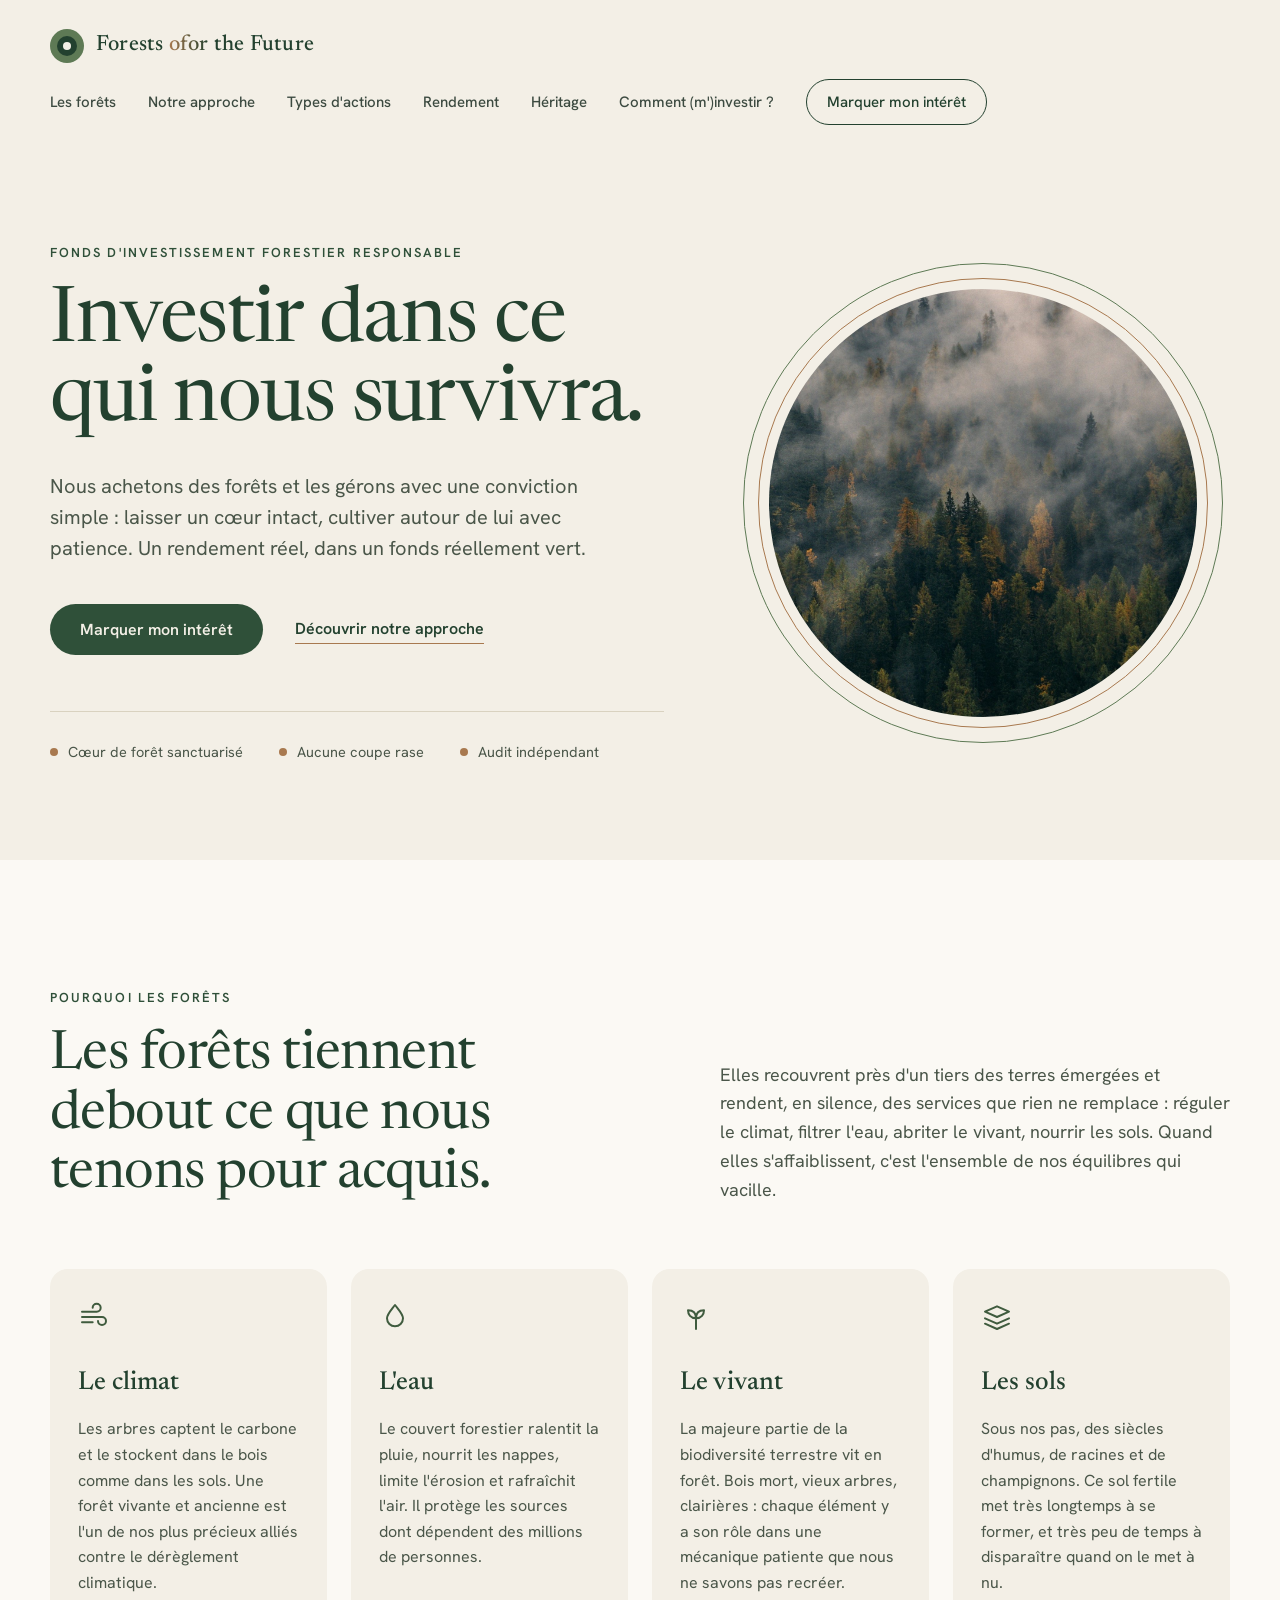
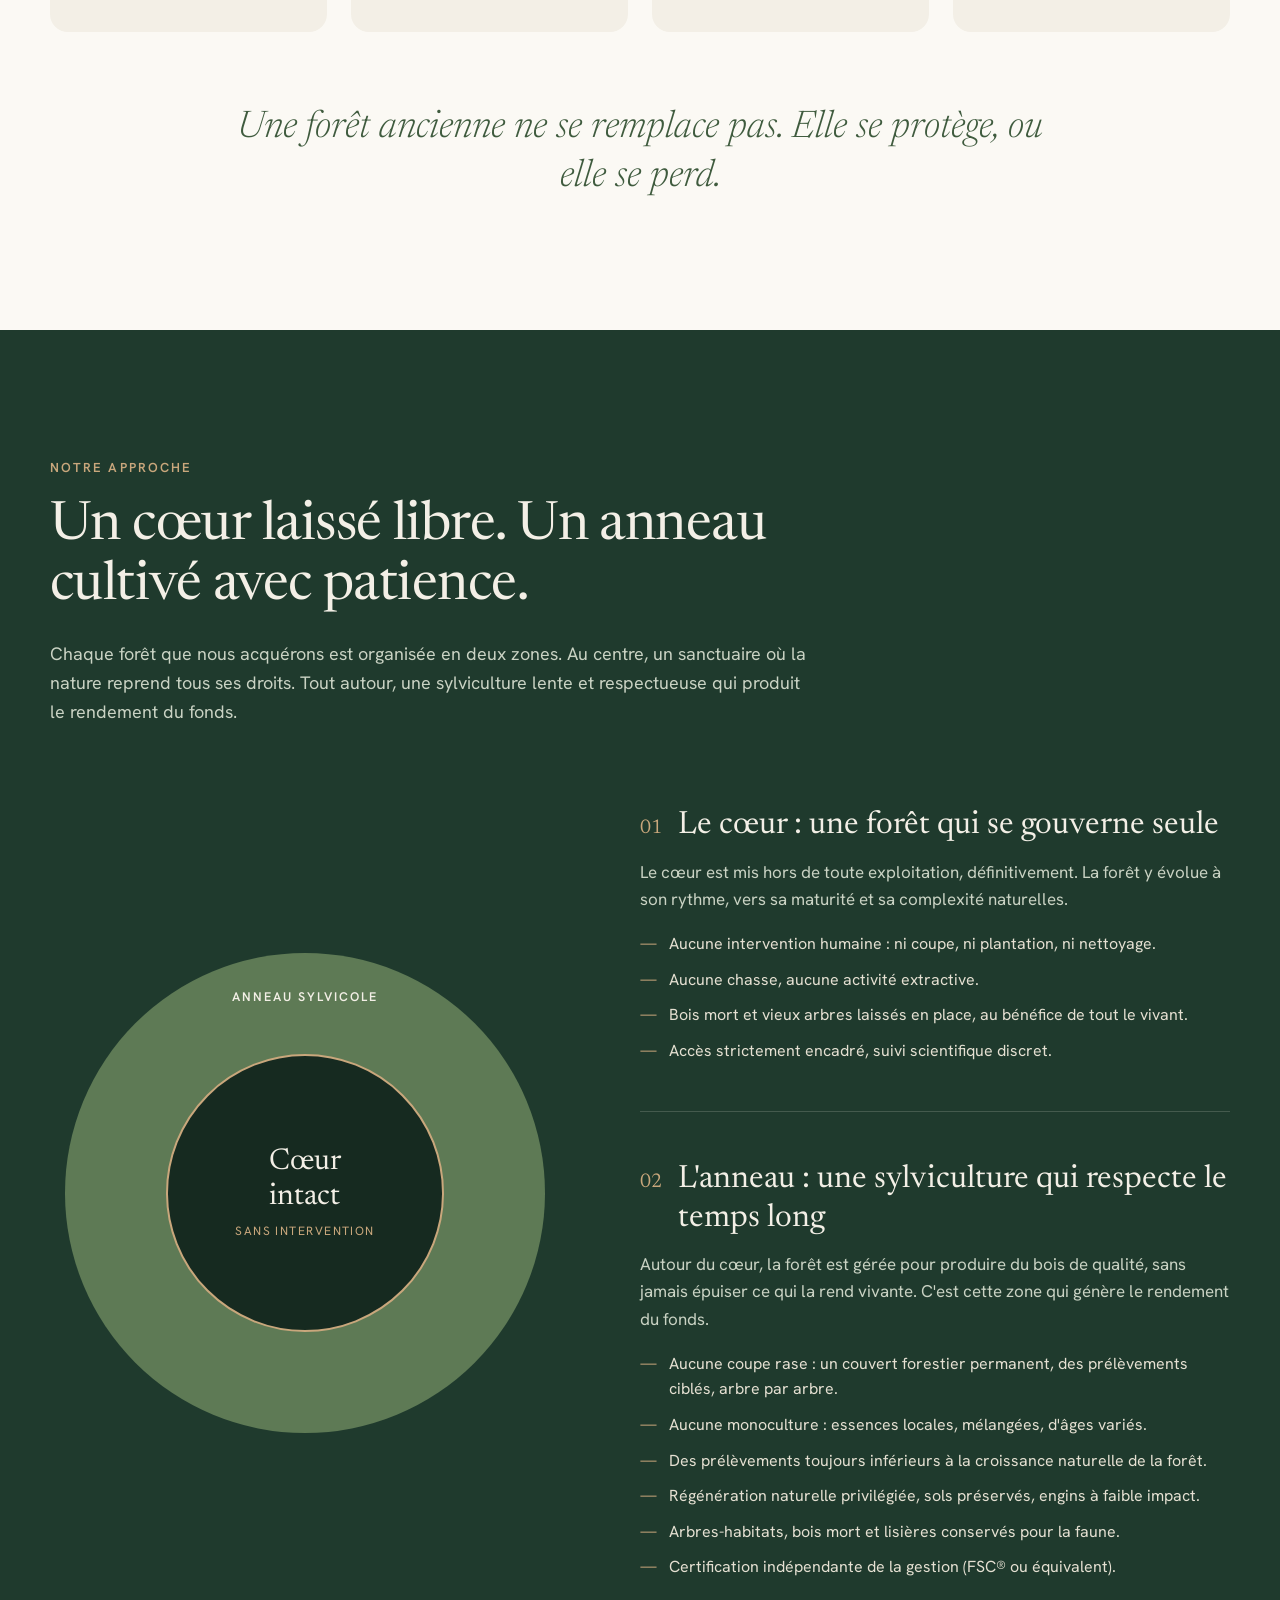
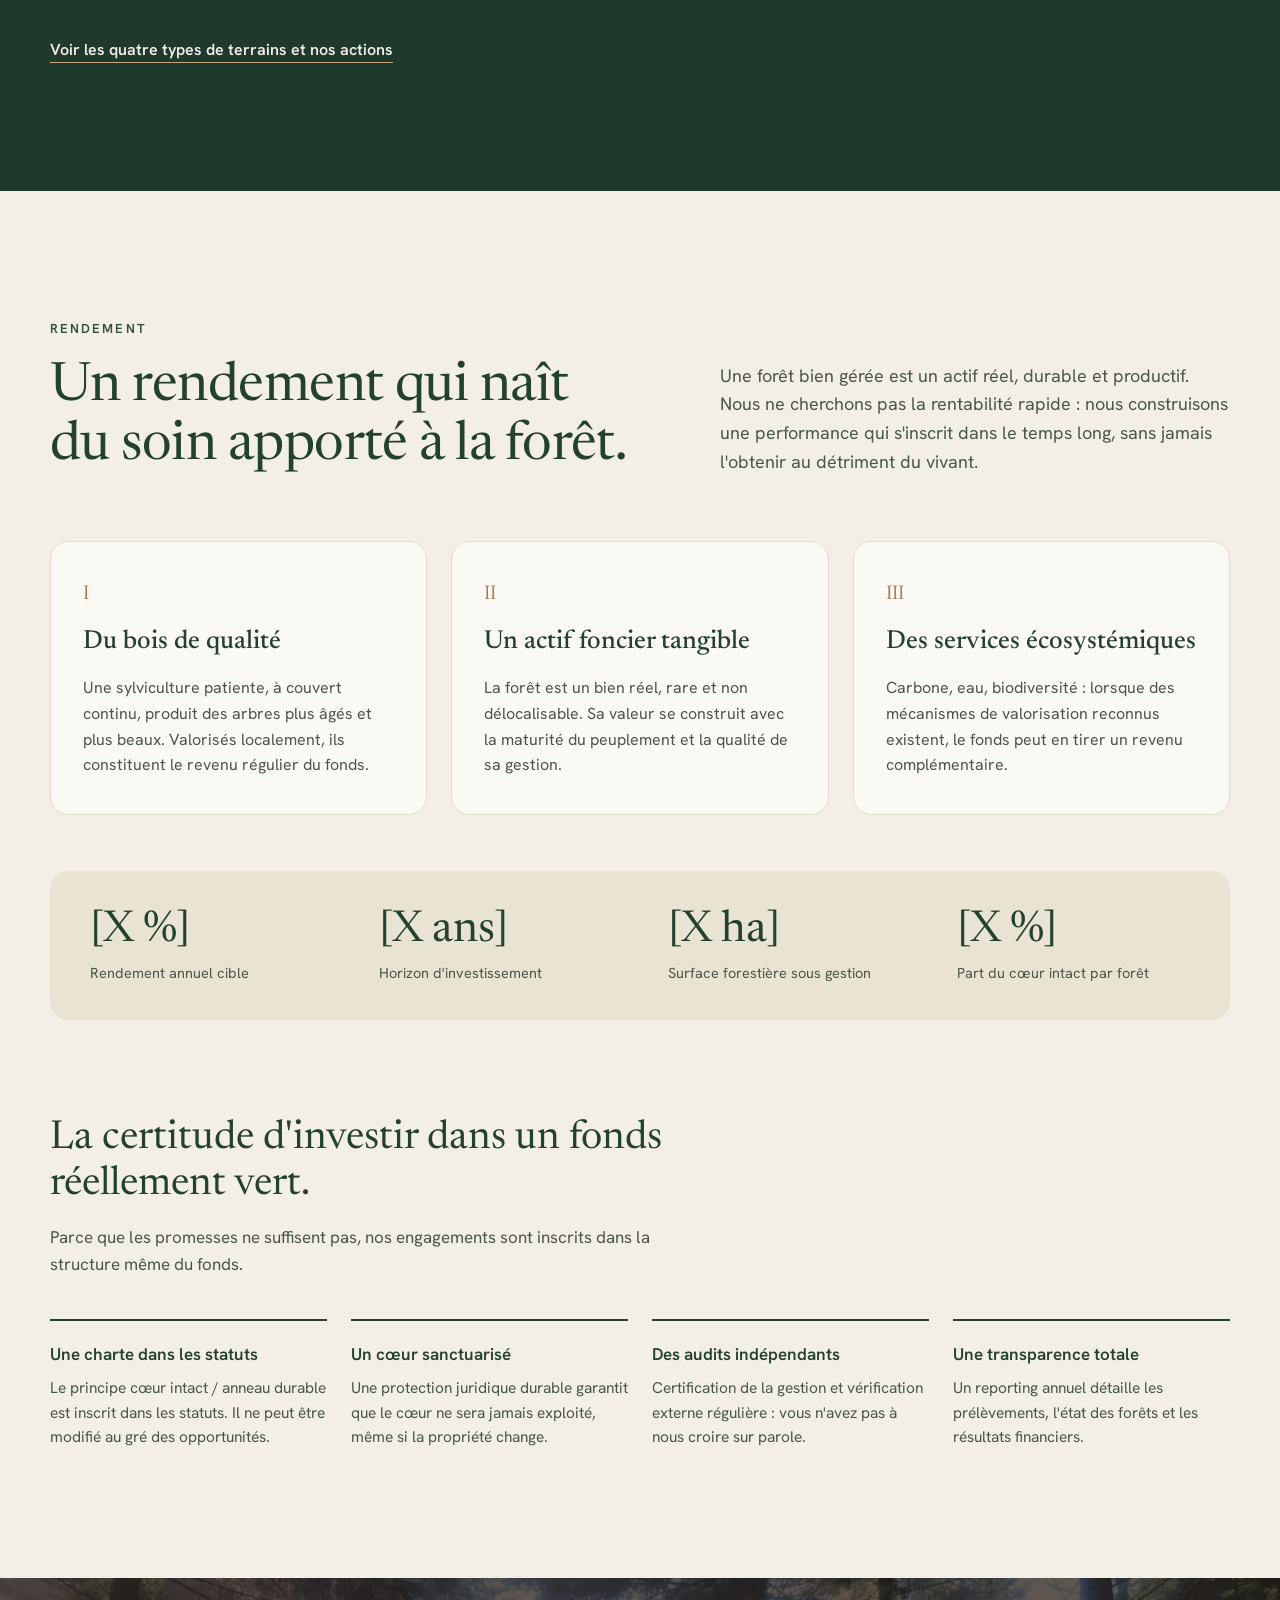
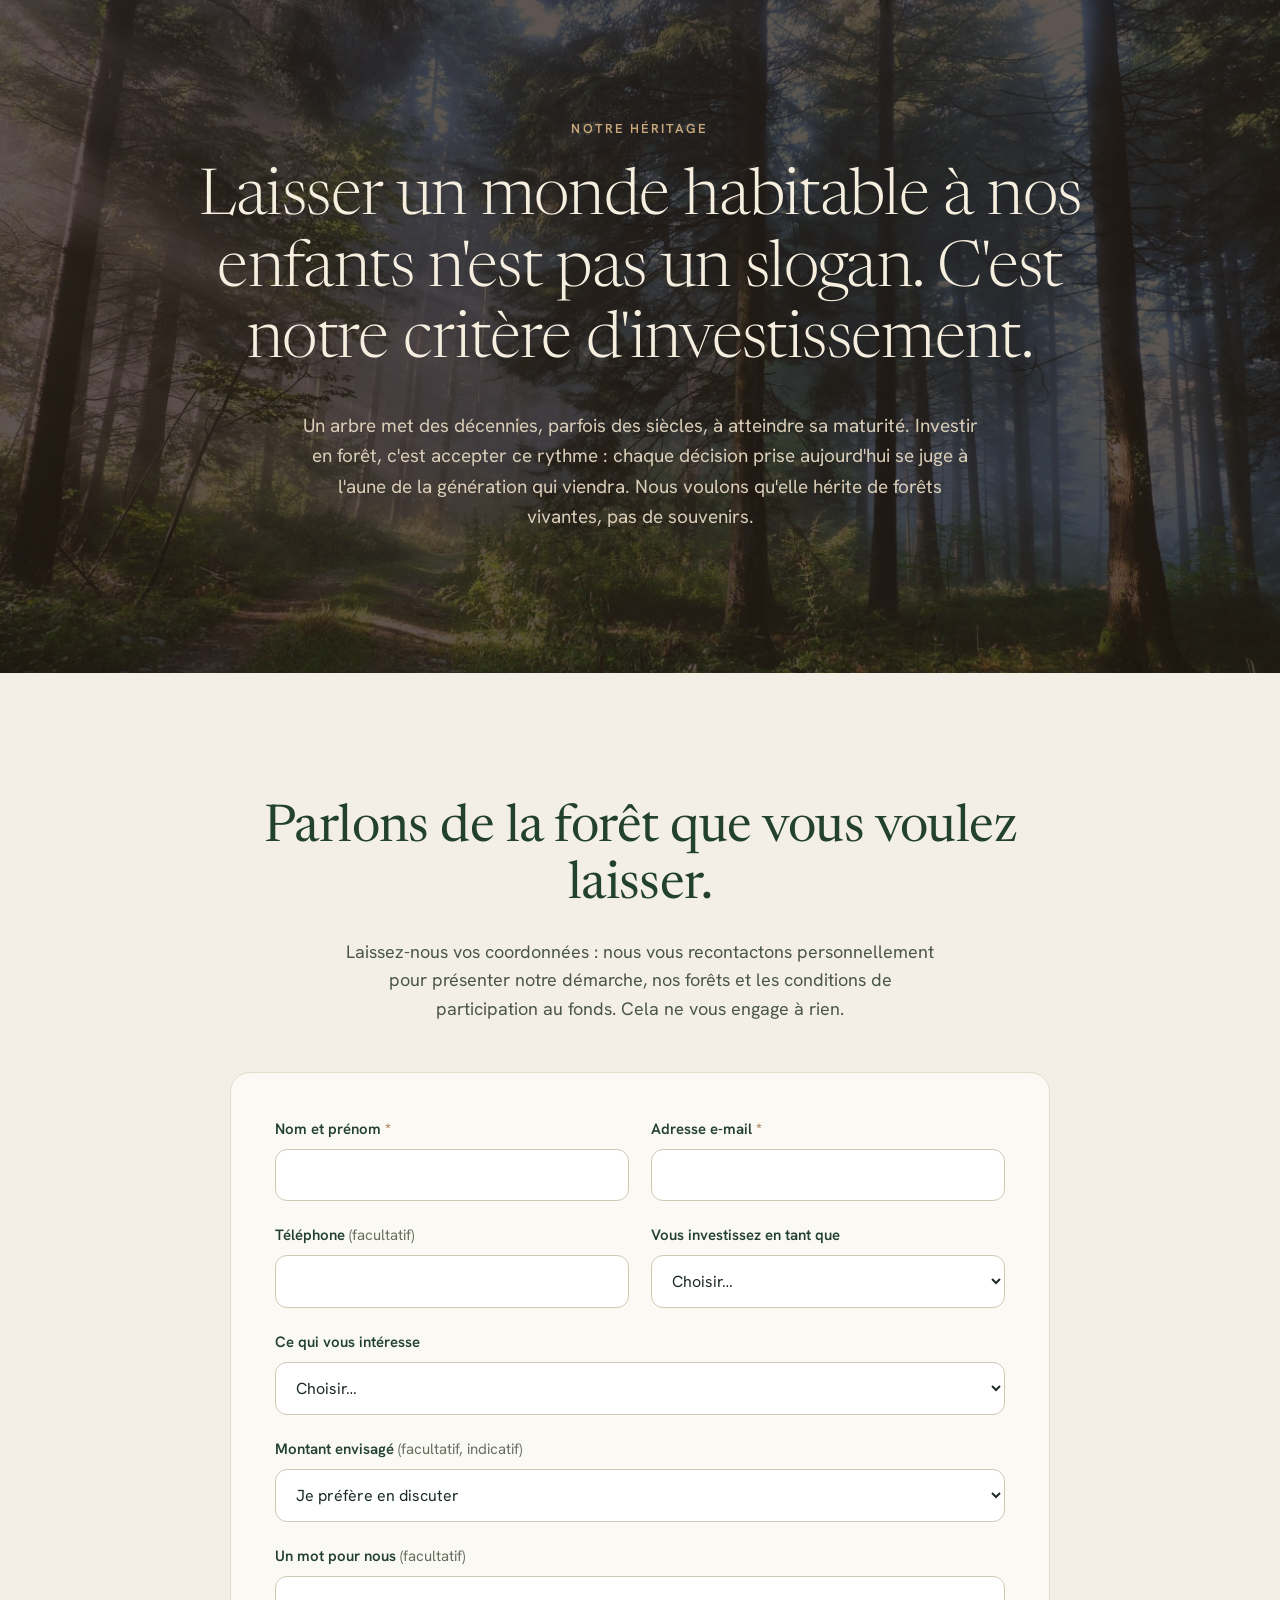
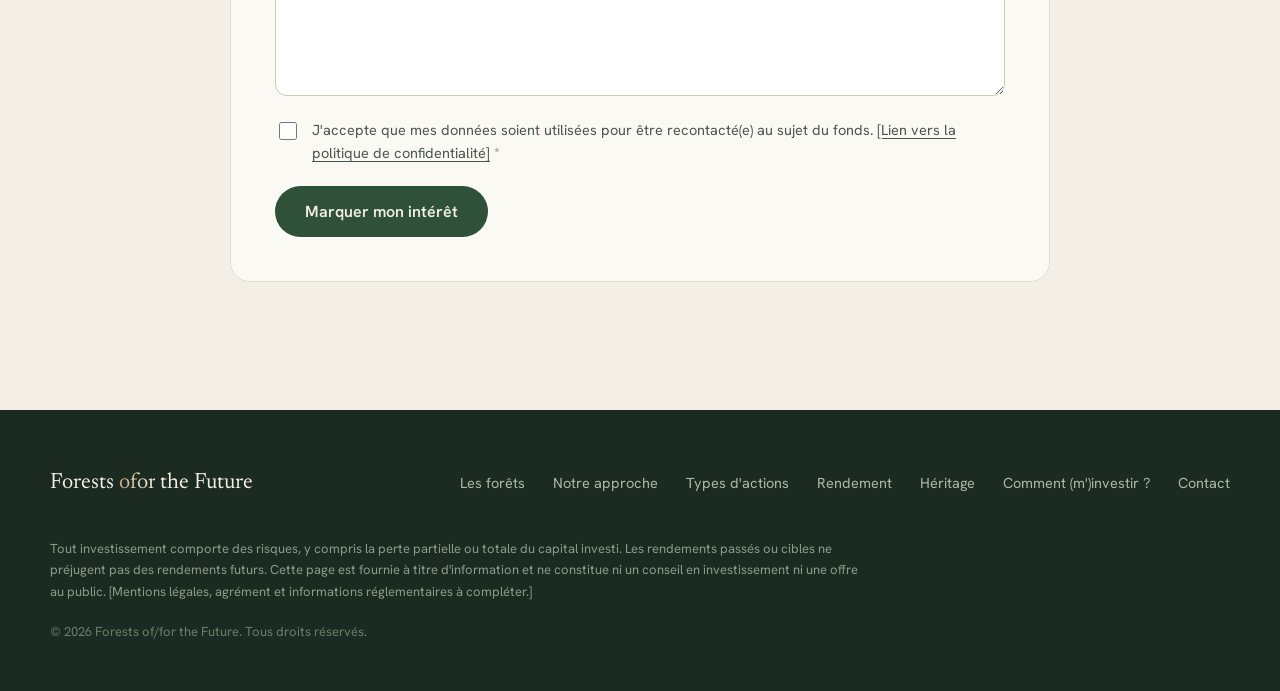
<file: index.html>
<!doctype html>
<html lang="fr">
<head>
<meta charset="utf-8">
<meta name="viewport" content="width=device-width, initial-scale=1">
<title>Forests of/for the Future – Investir dans des forêts gérées de manière responsable</title>
<meta name="description" content="Un fonds qui acquiert et gère des forêts de manière responsable : un cœur intact, sans intervention humaine, entouré d'une sylviculture durable. Marquez votre intérêt.">
<meta property="og:title" content="Forests of/for the Future">
<meta property="og:description" content="Investir dans ce qui nous survivra : un cœur de forêt intact, une sylviculture durable autour.">
<meta property="og:type" content="website">
<meta property="og:image" content="assets/hero-brume.jpg">
<meta name="theme-color" content="#23412F">
<link rel="icon" href="assets/favicon.svg" type="image/svg+xml">
<link rel="preconnect" href="https://fonts.googleapis.com">
<link rel="preconnect" href="https://fonts.gstatic.com" crossorigin>
<link href="https://fonts.googleapis.com/css2?family=Newsreader:ital,opsz,wght@0,6..72,300;0,6..72,400;0,6..72,500;1,6..72,300;1,6..72,400&amp;family=Hanken+Grotesk:wght@400;500;600&amp;display=swap" rel="stylesheet">
<link rel="stylesheet" href="css/styles.css">
</head>
<body>

<!-- ============ HERO ============ -->
<header class="hero" id="accueil">
<div class="container">

<nav class="nav" aria-label="Navigation principale">
<a class="brand" href="#accueil" aria-label="Forests of/for the Future">
<span class="brand-mark" aria-hidden="true"><span><span></span></span></span>
<span class="brand-name" aria-hidden="true">Forests <span class="ofor">ofor</span> the Future</span>
</a>
<div class="nav-links">
<a href="#foret">Les forêts</a>
<a href="#approche">Notre approche</a>
<a href="actions.html">Types d'actions</a>
<a href="#rendement">Rendement</a>
<a href="#heritage">Héritage</a>
<a href="investir.html">Comment (m')investir ?</a>
<a class="nav-cta" href="#interet">Marquer mon intérêt</a>
</div>
</nav>

<div class="hero-grid">
<div class="hero-text">
<p class="eyebrow">Fonds d'investissement forestier responsable</p>
<h1>Investir dans ce qui nous survivra.</h1>
<p class="lead">Nous achetons des forêts et les gérons avec une conviction simple : laisser un cœur intact, cultiver autour de lui avec patience. Un rendement réel, dans un fonds réellement vert.</p>
<div class="hero-actions">
<a class="btn" href="#interet">Marquer mon intérêt</a>
<a class="btn-link" href="#approche">Découvrir notre approche</a>
</div>
<ul class="trust">
<li>Cœur de forêt sanctuarisé</li>
<li>Aucune coupe rase</li>
<li>Audit indépendant</li>
</ul>
</div>
<div class="hero-visual">
<div class="ring">
<div class="ring-inner">
<img src="assets/hero-brume.jpg" alt="Forêt de conifères dans la brume, vue d'en haut" width="2000" height="1125">
</div>
</div>
</div>
</div>

</div>
</header>

<main>

<!-- ============ POURQUOI LES FORETS ============ -->
<section class="why" id="foret">
<div class="container">
<div class="split">
<div class="split-a">
<p class="eyebrow">Pourquoi les forêts</p>
<h2>Les forêts tiennent debout ce que nous tenons pour acquis.</h2>
</div>
<p class="split-b">Elles recouvrent près d'un tiers des terres émergées et rendent, en silence, des services que rien ne remplace : réguler le climat, filtrer l'eau, abriter le vivant, nourrir les sols. Quand elles s'affaiblissent, c'est l'ensemble de nos équilibres qui vacille.</p>
</div>

<div class="cards four">
<article class="card">
<svg width="32" height="32" viewBox="0 0 24 24" fill="none" stroke="#3F5B3E" stroke-width="1.5" stroke-linecap="round" stroke-linejoin="round" aria-hidden="true"><path d="M3 8h11a3 3 0 1 0-3-3M3 12h15a3 3 0 1 1-3 3M3 16h8"/></svg>
<h3>Le climat</h3>
<p>Les arbres captent le carbone et le stockent dans le bois comme dans les sols. Une forêt vivante et ancienne est l'un de nos plus précieux alliés contre le dérèglement climatique.</p>
</article>
<article class="card">
<svg width="32" height="32" viewBox="0 0 24 24" fill="none" stroke="#3F5B3E" stroke-width="1.5" stroke-linecap="round" stroke-linejoin="round" aria-hidden="true"><path d="M12 3c3 4 6 7 6 10a6 6 0 0 1-12 0c0-3 3-6 6-10z"/></svg>
<h3>L'eau</h3>
<p>Le couvert forestier ralentit la pluie, nourrit les nappes, limite l'érosion et rafraîchit l'air. Il protège les sources dont dépendent des millions de personnes.</p>
</article>
<article class="card">
<svg width="32" height="32" viewBox="0 0 24 24" fill="none" stroke="#3F5B3E" stroke-width="1.5" stroke-linecap="round" stroke-linejoin="round" aria-hidden="true"><path d="M12 21v-8M12 13c-4 0-6-3-6-6 4 0 6 2 6 6zM12 13c4 0 6-3 6-6-4 0-6 2-6 6z"/></svg>
<h3>Le vivant</h3>
<p>La majeure partie de la biodiversité terrestre vit en forêt. Bois mort, vieux arbres, clairières : chaque élément y a son rôle dans une mécanique patiente que nous ne savons pas recréer.</p>
</article>
<article class="card">
<svg width="32" height="32" viewBox="0 0 24 24" fill="none" stroke="#3F5B3E" stroke-width="1.5" stroke-linecap="round" stroke-linejoin="round" aria-hidden="true"><path d="M3 8l9-4 9 4-9 4-9-4zM3 13l9 4 9-4M3 17l9 4 9-4"/></svg>
<h3>Les sols</h3>
<p>Sous nos pas, des siècles d'humus, de racines et de champignons. Ce sol fertile met très longtemps à se former, et très peu de temps à disparaître quand on le met à nu.</p>
</article>
</div>

<p class="pull">Une forêt ancienne ne se remplace pas. Elle se protège, ou elle se perd.</p>
</div>
</section>

<!-- ============ NOTRE APPROCHE ============ -->
<section class="approach" id="approche">
<div class="container">
<div class="approach-intro">
<p class="eyebrow light">Notre approche</p>
<h2>Un cœur laissé libre. Un anneau cultivé avec patience.</h2>
<p>Chaque forêt que nous acquérons est organisée en deux zones. Au centre, un sanctuaire où la nature reprend tous ses droits. Tout autour, une sylviculture lente et respectueuse qui produit le rendement du fonds.</p>
</div>

<div class="approach-grid">
<div class="donut-wrap">
<div class="donut" role="img" aria-label="Schéma : un cœur de forêt intact entouré d'un anneau de sylviculture durable">
<div class="donut-label">Anneau sylvicole</div>
<div class="donut-core">
<div>
<div class="donut-core-title">Cœur<br>intact</div>
<div class="donut-core-sub">Sans intervention</div>
</div>
</div>
</div>
</div>

<div class="zones">
<div class="zone">
<div class="zone-head"><span class="num">01</span><h3>Le cœur : une forêt qui se gouverne seule</h3></div>
<p>Le cœur est mis hors de toute exploitation, définitivement. La forêt y évolue à son rythme, vers sa maturité et sa complexité naturelles.</p>
<ul class="dash">
<li>Aucune intervention humaine : ni coupe, ni plantation, ni nettoyage.</li>
<li>Aucune chasse, aucune activité extractive.</li>
<li>Bois mort et vieux arbres laissés en place, au bénéfice de tout le vivant.</li>
<li>Accès strictement encadré, suivi scientifique discret.</li>
</ul>
</div>
<hr class="zone-sep">
<div class="zone">
<div class="zone-head"><span class="num">02</span><h3>L'anneau : une sylviculture qui respecte le temps long</h3></div>
<p>Autour du cœur, la forêt est gérée pour produire du bois de qualité, sans jamais épuiser ce qui la rend vivante. C'est cette zone qui génère le rendement du fonds.</p>
<ul class="dash">
<li>Aucune coupe rase : un couvert forestier permanent, des prélèvements ciblés, arbre par arbre.</li>
<li>Aucune monoculture : essences locales, mélangées, d'âges variés.</li>
<li>Des prélèvements toujours inférieurs à la croissance naturelle de la forêt.</li>
<li>Régénération naturelle privilégiée, sols préservés, engins à faible impact.</li>
<li>Arbres-habitats, bois mort et lisières conservés pour la faune.</li>
<li>Certification indépendante de la gestion (FSC® ou équivalent).</li>
</ul>
</div>
</div>
</div>
</div>
<div class="container approach-more">
<a class="btn-link light" href="actions.html">Voir les quatre types de terrains et nos actions</a>
</div>
</section>

<!-- ============ RENDEMENT ============ -->
<section class="returns" id="rendement">
<div class="container">
<div class="split">
<div class="split-a">
<p class="eyebrow">Rendement</p>
<h2>Un rendement qui naît du soin apporté à la forêt.</h2>
</div>
<p class="split-b">Une forêt bien gérée est un actif réel, durable et productif. Nous ne cherchons pas la rentabilité rapide : nous construisons une performance qui s'inscrit dans le temps long, sans jamais l'obtenir au détriment du vivant.</p>
</div>

<div class="cards three">
<article class="card outline">
<div class="roman">I</div>
<h3>Du bois de qualité</h3>
<p>Une sylviculture patiente, à couvert continu, produit des arbres plus âgés et plus beaux. Valorisés localement, ils constituent le revenu régulier du fonds.</p>
</article>
<article class="card outline">
<div class="roman">II</div>
<h3>Un actif foncier tangible</h3>
<p>La forêt est un bien réel, rare et non délocalisable. Sa valeur se construit avec la maturité du peuplement et la qualité de sa gestion.</p>
</article>
<article class="card outline">
<div class="roman">III</div>
<h3>Des services écosystémiques</h3>
<p>Carbone, eau, biodiversité : lorsque des mécanismes de valorisation reconnus existent, le fonds peut en tirer un revenu complémentaire.</p>
</article>
</div>

<!-- TODO : renseigner les chiffres réels avant mise en ligne -->
<dl class="keyfigures">
<div><dt>[X %]</dt><dd>Rendement annuel cible</dd></div>
<div><dt>[X ans]</dt><dd>Horizon d'investissement</dd></div>
<div><dt>[X ha]</dt><dd>Surface forestière sous gestion</dd></div>
<div><dt>[X %]</dt><dd>Part du cœur intact par forêt</dd></div>
</dl>

<div class="guarantees">
<h3>La certitude d'investir dans un fonds réellement vert.</h3>
<p class="sub">Parce que les promesses ne suffisent pas, nos engagements sont inscrits dans la structure même du fonds.</p>
<div class="g-grid">
<div><h4>Une charte dans les statuts</h4><p>Le principe cœur intact / anneau durable est inscrit dans les statuts. Il ne peut être modifié au gré des opportunités.</p></div>
<div><h4>Un cœur sanctuarisé</h4><p>Une protection juridique durable garantit que le cœur ne sera jamais exploité, même si la propriété change.</p></div>
<div><h4>Des audits indépendants</h4><p>Certification de la gestion et vérification externe régulière : vous n'avez pas à nous croire sur parole.</p></div>
<div><h4>Une transparence totale</h4><p>Un reporting annuel détaille les prélèvements, l'état des forêts et les résultats financiers.</p></div>
</div>
</div>
</div>
</section>

<!-- ============ HERITAGE ============ -->
<section class="heritage" id="heritage">
<div class="heritage-inner">
<p class="eyebrow light">Notre héritage</p>
<h2>Laisser un monde habitable à nos enfants n'est pas un slogan. C'est notre critère d'investissement.</h2>
<p>Un arbre met des décennies, parfois des siècles, à atteindre sa maturité. Investir en forêt, c'est accepter ce rythme : chaque décision prise aujourd'hui se juge à l'aune de la génération qui viendra. Nous voulons qu'elle hérite de forêts vivantes, pas de souvenirs.</p>
</div>
</section>

<!-- ============ INTERET (FORMULAIRE) ============ -->
<section class="interest" id="interet">
<div class="container narrow">
<h2>Parlons de la forêt que vous voulez laisser.</h2>
<p class="interest-intro">Laissez-nous vos coordonnées : nous vous recontactons personnellement pour présenter notre démarche, nos forêts et les conditions de participation au fonds. Cela ne vous engage à rien.</p>

<!-- TODO : remplacer l'action par le point d'accès réel du formulaire (voir README.md) -->
<form id="interest-form" class="form" action="https://formspree.io/f/REMPLACER_MOI" method="POST" novalidate>
<div class="row">
<div class="field">
<label for="name">Nom et prénom <span class="req" aria-hidden="true">*</span></label>
<input id="name" name="name" type="text" autocomplete="name" required>
</div>
<div class="field">
<label for="email">Adresse e-mail <span class="req" aria-hidden="true">*</span></label>
<input id="email" name="email" type="email" autocomplete="email" required>
</div>
</div>

<div class="row">
<div class="field">
<label for="phone">Téléphone <span class="opt">(facultatif)</span></label>
<input id="phone" name="phone" type="tel" autocomplete="tel">
</div>
<div class="field">
<label for="profile">Vous investissez en tant que</label>
<select id="profile" name="profile">
<option value="">Choisir…</option>
<option>Particulier</option>
<option>Family office / patrimoine familial</option>
<option>Fondation / organisation à mission</option>
<option>Investisseur institutionnel</option>
<option>Autre</option>
</select>
</div>
</div>

<div class="field">
<label for="interest">Ce qui vous intéresse</label>
<select id="interest" name="interest">
<option value="">Choisir…</option>
<option value="benevole">Planter des arbres, participer à un séjour</option>
<option value="contrepartie">Soutenir par un don avec contreparties (10 à 1 000 €)</option>
<option value="fonds">Investir dans le fonds (plus de 1 000 €)</option>
<option value="info">En savoir plus</option>
</select>
</div>

<div class="field">
<label for="amount">Montant envisagé <span class="opt">(facultatif, indicatif)</span></label>
<select id="amount" name="amount">
<option value="">Je préfère en discuter</option>
<option>Moins de 100 000 €</option>
<option>100 000 € à 500 000 €</option>
<option>500 000 € à 2 M€</option>
<option>Plus de 2 M€</option>
</select>
</div>

<div class="field">
<label for="message">Un mot pour nous <span class="opt">(facultatif)</span></label>
<textarea id="message" name="message" rows="4"></textarea>
</div>

<!-- Champ piège anti-spam : doit rester vide -->
<div class="hp" aria-hidden="true">
<label for="website">Ne pas remplir</label>
<input id="website" name="_gotcha" type="text" tabindex="-1" autocomplete="off">
</div>

<div class="consent">
<input id="consent" name="consent" type="checkbox" value="oui" required>
<label for="consent">J'accepte que mes données soient utilisées pour être recontacté(e) au sujet du fonds. <a href="#" class="u">[Lien vers la politique de confidentialité]</a> <span class="req" aria-hidden="true">*</span></label>
</div>

<div class="form-actions">
<button class="btn" type="submit">Marquer mon intérêt</button>
<p id="form-status" class="status" role="status" aria-live="polite"></p>
</div>
</form>
</div>
</section>

</main>

<!-- ============ FOOTER ============ -->
<footer class="footer">
<div class="container">
<div class="footer-top">
<a class="footer-brand" href="#accueil" aria-label="Forests of/for the Future"><span aria-hidden="true">Forests <span class="ofor">ofor</span> the Future</span></a>
<nav class="footer-links" aria-label="Pied de page">
<a href="#foret">Les forêts</a>
<a href="#approche">Notre approche</a>
<a href="actions.html">Types d'actions</a>
<a href="#rendement">Rendement</a>
<a href="#heritage">Héritage</a>
<a href="investir.html">Comment (m')investir ?</a>
<a href="#interet">Contact</a>
</nav>
</div>
<p class="disclaimer">Tout investissement comporte des risques, y compris la perte partielle ou totale du capital investi. Les rendements passés ou cibles ne préjugent pas des rendements futurs. Cette page est fournie à titre d'information et ne constitue ni un conseil en investissement ni une offre au public. [Mentions légales, agrément et informations réglementaires à compléter.]</p>
<p class="copy">© 2026 Forests of/for the Future. Tous droits réservés.</p>
</div>
</footer>

<script src="js/main.js"></script>
</body>
</html>
</file>
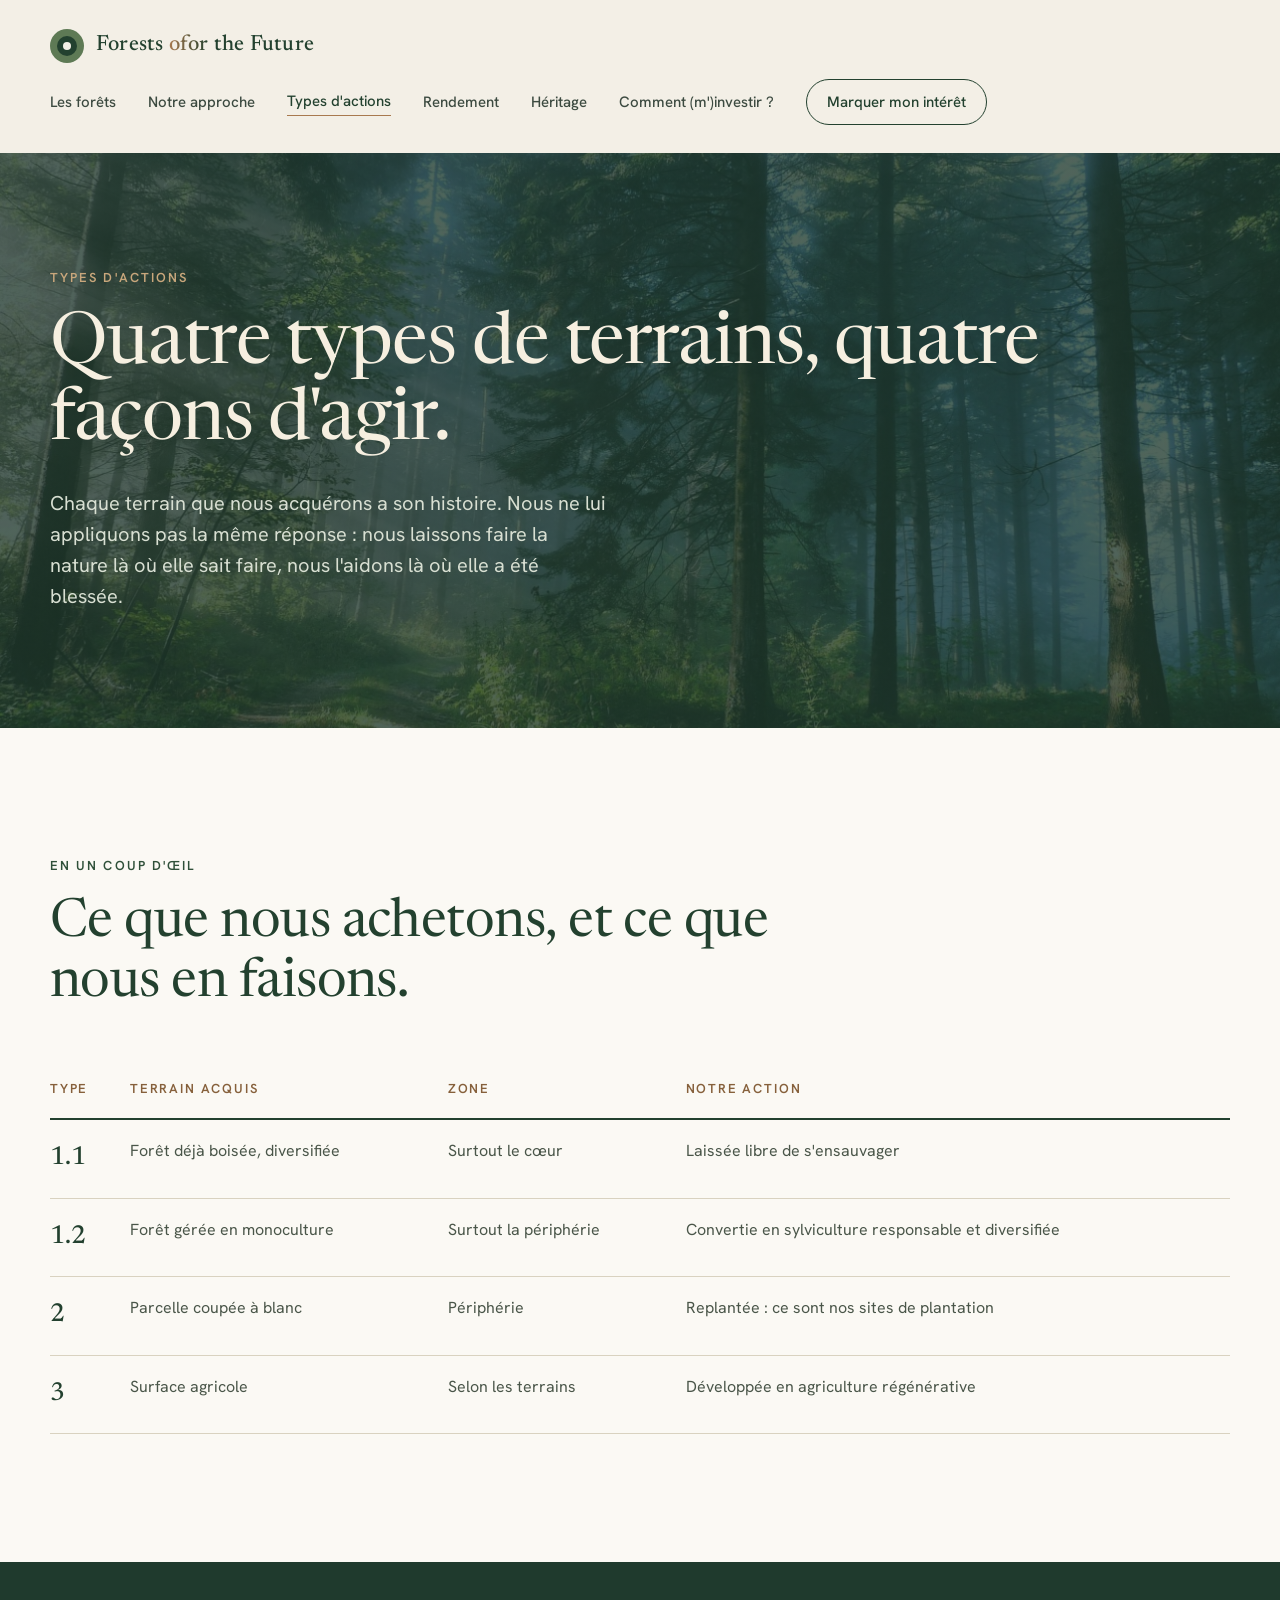
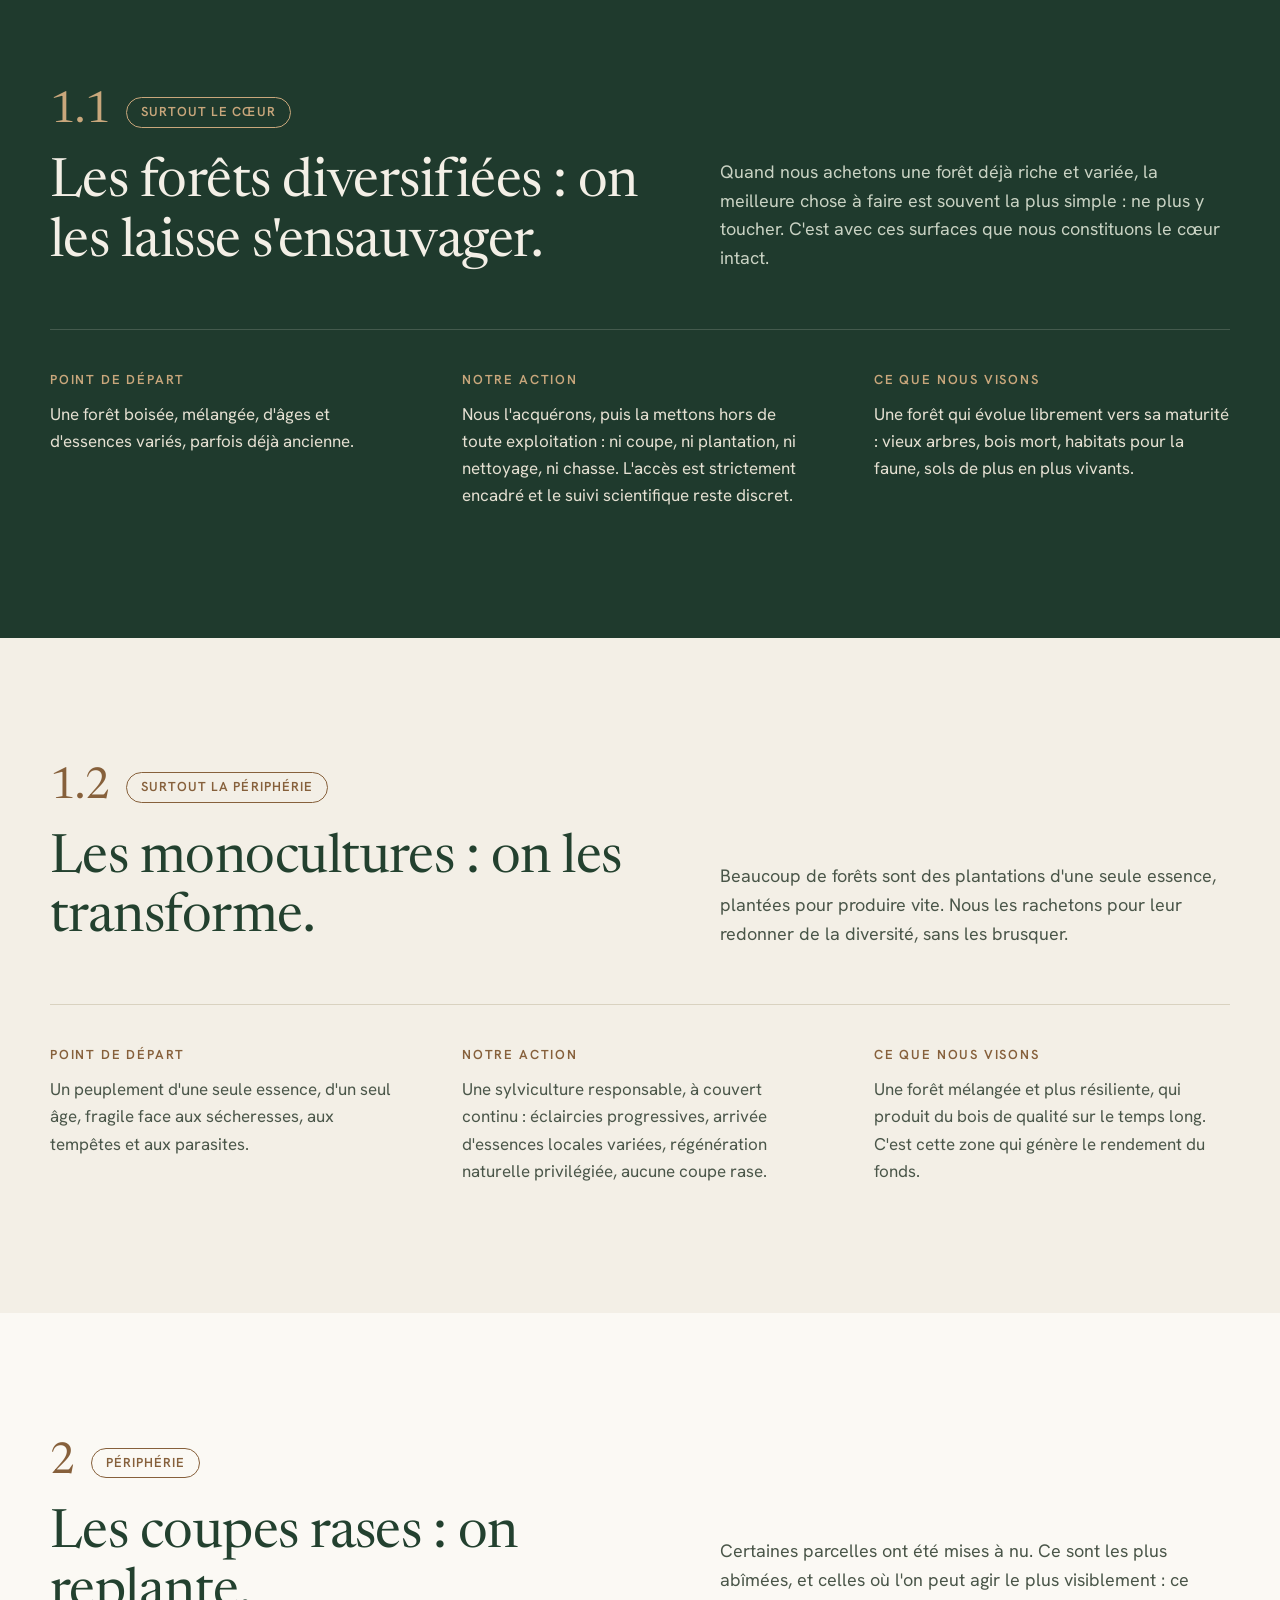
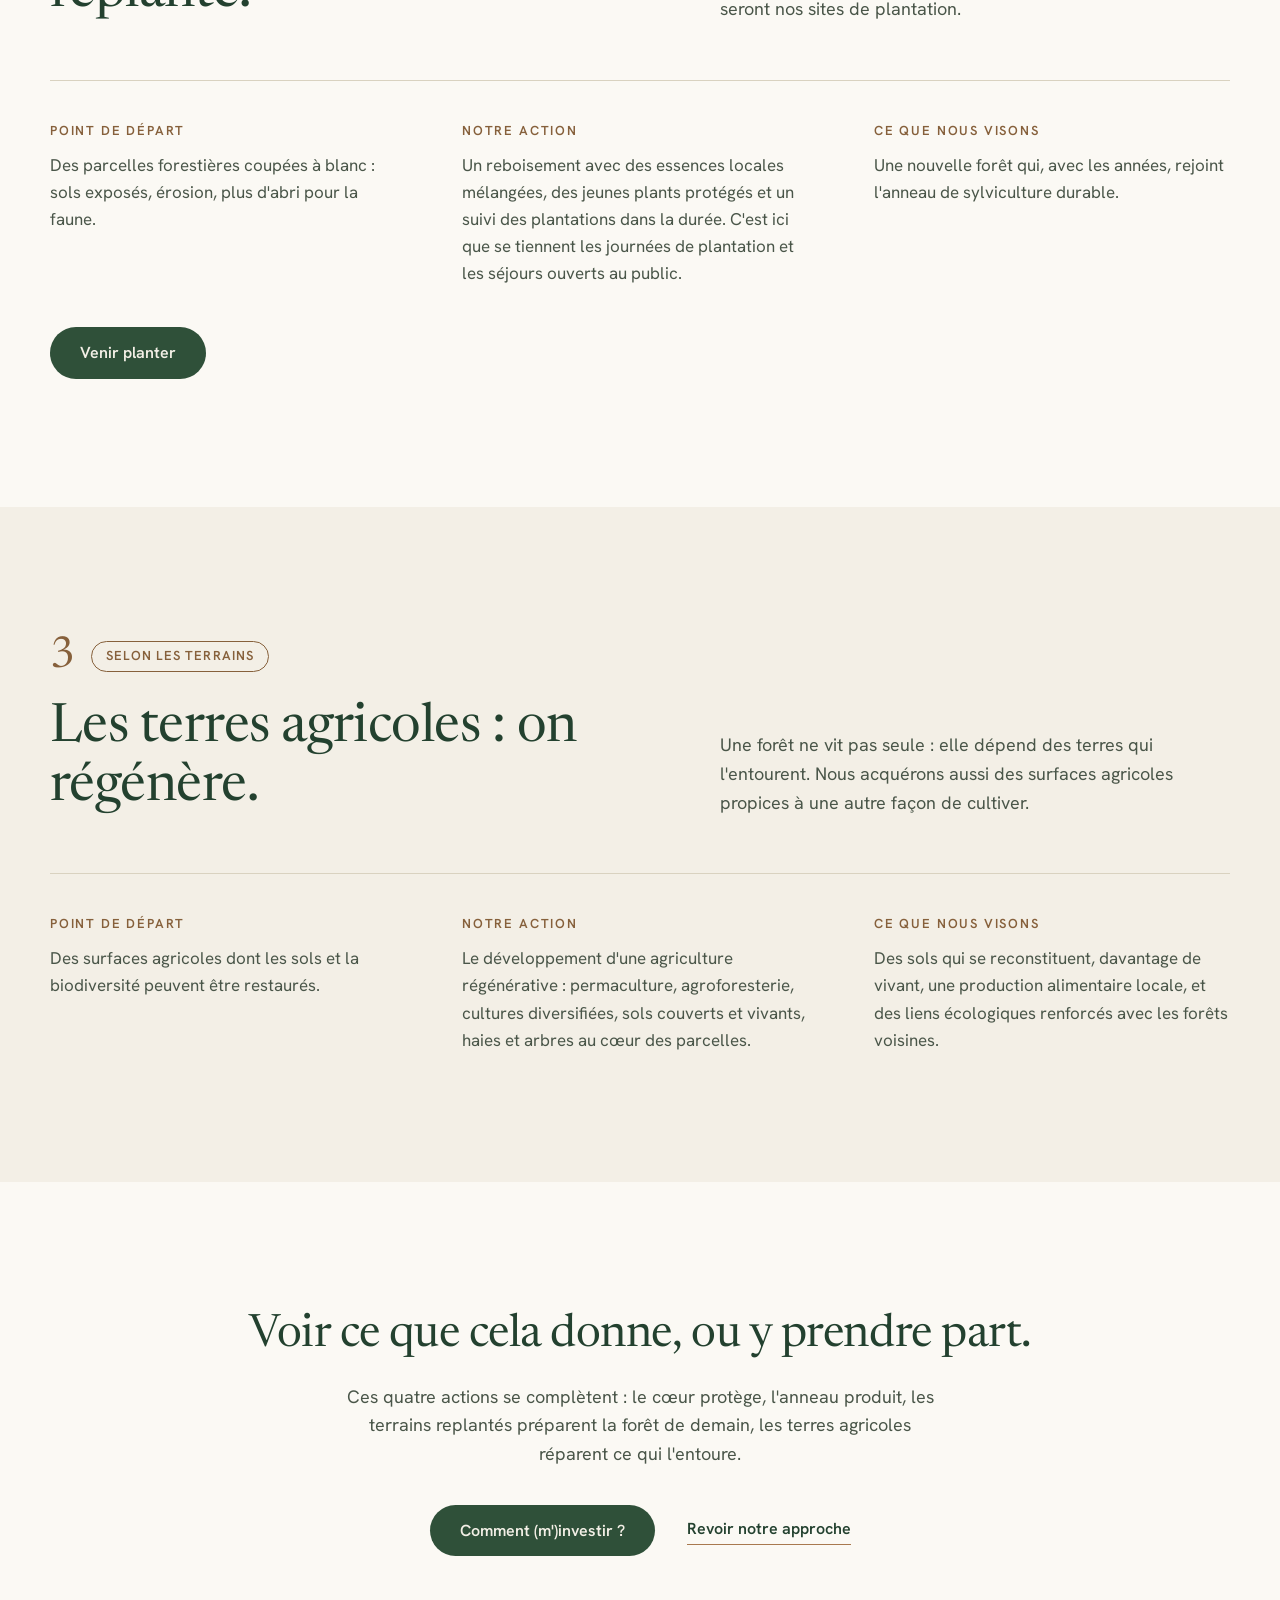
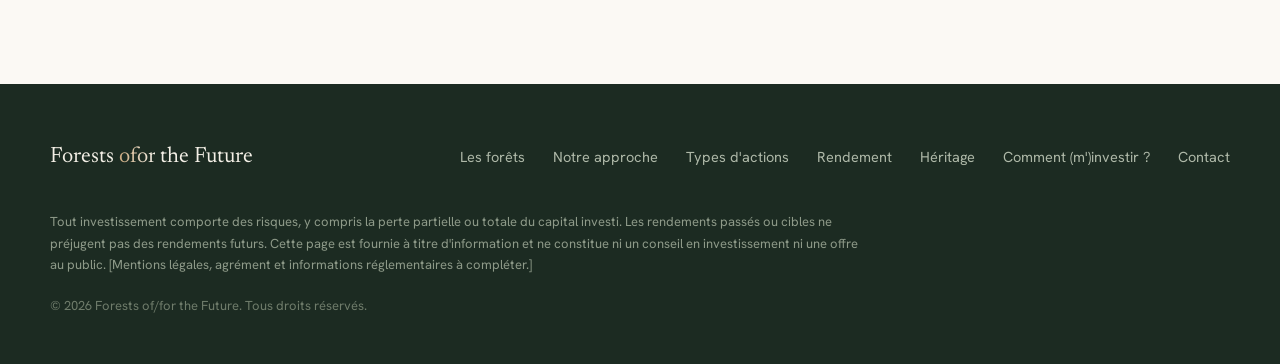
<file: actions.html>
<!doctype html>
<html lang="fr">
<head>
<meta charset="utf-8">
<meta name="viewport" content="width=device-width, initial-scale=1">
<title>Types d'actions – Forests of/for the Future</title>
<meta name="description" content="Forêts diversifiées laissées à l'état sauvage, monocultures converties en sylviculture responsable, coupes rases replantées, terres agricoles régénérées : quatre types de terrains, quatre façons d'agir.">
<meta property="og:title" content="Types d'actions – Forests of/for the Future">
<meta property="og:description" content="Quatre types de terrains, quatre façons d'agir : ensauvager, convertir, replanter, régénérer.">
<meta property="og:type" content="website">
<meta property="og:image" content="assets/heritage-sentier.jpg">
<meta name="theme-color" content="#23412F">
<link rel="icon" href="assets/favicon.svg" type="image/svg+xml">
<link rel="preconnect" href="https://fonts.googleapis.com">
<link rel="preconnect" href="https://fonts.gstatic.com" crossorigin>
<link href="https://fonts.googleapis.com/css2?family=Newsreader:ital,opsz,wght@0,6..72,300;0,6..72,400;0,6..72,500;1,6..72,300;1,6..72,400&amp;family=Hanken+Grotesk:wght@400;500;600&amp;display=swap" rel="stylesheet">
<link rel="stylesheet" href="css/styles.css">
</head>
<body>

<!-- ============ EN-TETE ============ -->
<header class="topbar">
<div class="container">
<nav class="nav" aria-label="Navigation principale">
<a class="brand" href="index.html" aria-label="Forests of/for the Future, accueil">
<span class="brand-mark" aria-hidden="true"><span><span></span></span></span>
<span class="brand-name" aria-hidden="true">Forests <span class="ofor">ofor</span> the Future</span>
</a>
<div class="nav-links">
<a href="index.html#foret">Les forêts</a>
<a href="index.html#approche">Notre approche</a>
<a href="actions.html" aria-current="page" class="current">Types d'actions</a>
<a href="index.html#rendement">Rendement</a>
<a href="index.html#heritage">Héritage</a>
<a href="investir.html">Comment (m')investir ?</a>
<a class="nav-cta" href="index.html#interet">Marquer mon intérêt</a>
</div>
</nav>
</div>
</header>

<!-- ============ BANDEAU ============ -->
<section class="pagehead alt">
<div class="container">
<p class="eyebrow light">Types d'actions</p>
<h1>Quatre types de terrains, quatre façons d'agir.</h1>
<p class="lead">Chaque terrain que nous acquérons a son histoire. Nous ne lui appliquons pas la même réponse : nous laissons faire la nature là où elle sait faire, nous l'aidons là où elle a été blessée.</p>
</div>
</section>

<main>

<!-- ============ EN UN COUP D'OEIL ============ -->
<section class="glance">
<div class="container">
<p class="eyebrow">En un coup d'œil</p>
<h2>Ce que nous achetons, et ce que nous en faisons.</h2>
<div class="compare">
<table>
<thead>
<tr><th scope="col">Type</th><th scope="col">Terrain acquis</th><th scope="col">Zone</th><th scope="col">Notre action</th></tr>
</thead>
<tbody>
<tr><th scope="row"><a href="#t11">1.1</a></th><td>Forêt déjà boisée, diversifiée</td><td>Surtout le cœur</td><td>Laissée libre de s'ensauvager</td></tr>
<tr><th scope="row"><a href="#t12">1.2</a></th><td>Forêt gérée en monoculture</td><td>Surtout la périphérie</td><td>Convertie en sylviculture responsable et diversifiée</td></tr>
<tr><th scope="row"><a href="#t2">2</a></th><td>Parcelle coupée à blanc</td><td>Périphérie</td><td>Replantée : ce sont nos sites de plantation</td></tr>
<tr><th scope="row"><a href="#t3">3</a></th><td>Surface agricole</td><td>Selon les terrains</td><td>Développée en agriculture régénérative</td></tr>
</tbody>
</table>
</div>
</div>
</section>

<!-- ============ 1.1 ============ -->
<section class="type type-dark" id="t11">
<div class="container">
<div class="split">
<div class="split-a">
<div class="type-head"><span class="type-num">1.1</span><span class="zone-badge">Surtout le cœur</span></div>
<h2>Les forêts diversifiées : on les laisse s'ensauvager.</h2>
</div>
<p class="split-b">Quand nous achetons une forêt déjà riche et variée, la meilleure chose à faire est souvent la plus simple : ne plus y toucher. C'est avec ces surfaces que nous constituons le cœur intact.</p>
</div>
<dl class="facts">
<div><dt>Point de départ</dt><dd>Une forêt boisée, mélangée, d'âges et d'essences variés, parfois déjà ancienne.</dd></div>
<div><dt>Notre action</dt><dd>Nous l'acquérons, puis la mettons hors de toute exploitation : ni coupe, ni plantation, ni nettoyage, ni chasse. L'accès est strictement encadré et le suivi scientifique reste discret.</dd></div>
<div><dt>Ce que nous visons</dt><dd>Une forêt qui évolue librement vers sa maturité : vieux arbres, bois mort, habitats pour la faune, sols de plus en plus vivants.</dd></div>
</dl>
</div>
</section>

<!-- ============ 1.2 ============ -->
<section class="type type-sand" id="t12">
<div class="container">
<div class="split">
<div class="split-a">
<div class="type-head"><span class="type-num">1.2</span><span class="zone-badge">Surtout la périphérie</span></div>
<h2>Les monocultures : on les transforme.</h2>
</div>
<p class="split-b">Beaucoup de forêts sont des plantations d'une seule essence, plantées pour produire vite. Nous les rachetons pour leur redonner de la diversité, sans les brusquer.</p>
</div>
<dl class="facts">
<div><dt>Point de départ</dt><dd>Un peuplement d'une seule essence, d'un seul âge, fragile face aux sécheresses, aux tempêtes et aux parasites.</dd></div>
<div><dt>Notre action</dt><dd>Une sylviculture responsable, à couvert continu : éclaircies progressives, arrivée d'essences locales variées, régénération naturelle privilégiée, aucune coupe rase.</dd></div>
<div><dt>Ce que nous visons</dt><dd>Une forêt mélangée et plus résiliente, qui produit du bois de qualité sur le temps long. C'est cette zone qui génère le rendement du fonds.</dd></div>
</dl>
</div>
</section>

<!-- ============ 2 ============ -->
<section class="type type-paper" id="t2">
<div class="container">
<div class="split">
<div class="split-a">
<div class="type-head"><span class="type-num">2</span><span class="zone-badge">Périphérie</span></div>
<h2>Les coupes rases : on replante.</h2>
</div>
<p class="split-b">Certaines parcelles ont été mises à nu. Ce sont les plus abîmées, et celles où l'on peut agir le plus visiblement : ce seront nos sites de plantation.</p>
</div>
<dl class="facts">
<div><dt>Point de départ</dt><dd>Des parcelles forestières coupées à blanc : sols exposés, érosion, plus d'abri pour la faune.</dd></div>
<div><dt>Notre action</dt><dd>Un reboisement avec des essences locales mélangées, des jeunes plants protégés et un suivi des plantations dans la durée. C'est ici que se tiennent les journées de plantation et les séjours ouverts au public.</dd></div>
<div><dt>Ce que nous visons</dt><dd>Une nouvelle forêt qui, avec les années, rejoint l'anneau de sylviculture durable.</dd></div>
</dl>
<div class="path-cta">
<a class="btn" href="investir.html#temps">Venir planter</a>
</div>
</div>
</section>

<!-- ============ 3 ============ -->
<section class="type type-sand" id="t3">
<div class="container">
<div class="split">
<div class="split-a">
<div class="type-head"><span class="type-num">3</span><span class="zone-badge">Selon les terrains</span></div>
<h2>Les terres agricoles : on régénère.</h2>
</div>
<p class="split-b">Une forêt ne vit pas seule : elle dépend des terres qui l'entourent. Nous acquérons aussi des surfaces agricoles propices à une autre façon de cultiver.</p>
</div>
<dl class="facts">
<div><dt>Point de départ</dt><dd>Des surfaces agricoles dont les sols et la biodiversité peuvent être restaurés.</dd></div>
<div><dt>Notre action</dt><dd>Le développement d'une agriculture régénérative : permaculture, agroforesterie, cultures diversifiées, sols couverts et vivants, haies et arbres au cœur des parcelles.</dd></div>
<div><dt>Ce que nous visons</dt><dd>Des sols qui se reconstituent, davantage de vivant, une production alimentaire locale, et des liens écologiques renforcés avec les forêts voisines.</dd></div>
</dl>
</div>
</section>

<!-- ============ SUITE ============ -->
<section class="unsure">
<div class="container narrow">
<h2>Voir ce que cela donne, ou y prendre part.</h2>
<p>Ces quatre actions se complètent : le cœur protège, l'anneau produit, les terrains replantés préparent la forêt de demain, les terres agricoles réparent ce qui l'entoure.</p>
<div class="path-cta center">
<a class="btn" href="investir.html">Comment (m')investir ?</a>
<a class="btn-link" href="index.html#approche">Revoir notre approche</a>
</div>
</div>
</section>

</main>

<!-- ============ FOOTER ============ -->
<footer class="footer">
<div class="container">
<div class="footer-top">
<a class="footer-brand" href="index.html" aria-label="Forests of/for the Future, accueil"><span aria-hidden="true">Forests <span class="ofor">ofor</span> the Future</span></a>
<nav class="footer-links" aria-label="Pied de page">
<a href="index.html#foret">Les forêts</a>
<a href="index.html#approche">Notre approche</a>
<a href="actions.html">Types d'actions</a>
<a href="index.html#rendement">Rendement</a>
<a href="index.html#heritage">Héritage</a>
<a href="investir.html">Comment (m')investir ?</a>
<a href="index.html#interet">Contact</a>
</nav>
</div>
<p class="disclaimer">Tout investissement comporte des risques, y compris la perte partielle ou totale du capital investi. Les rendements passés ou cibles ne préjugent pas des rendements futurs. Cette page est fournie à titre d'information et ne constitue ni un conseil en investissement ni une offre au public. [Mentions légales, agrément et informations réglementaires à compléter.]</p>
<p class="copy">© 2026 Forests of/for the Future. Tous droits réservés.</p>
</div>
</footer>

</body>
</html>
</file>
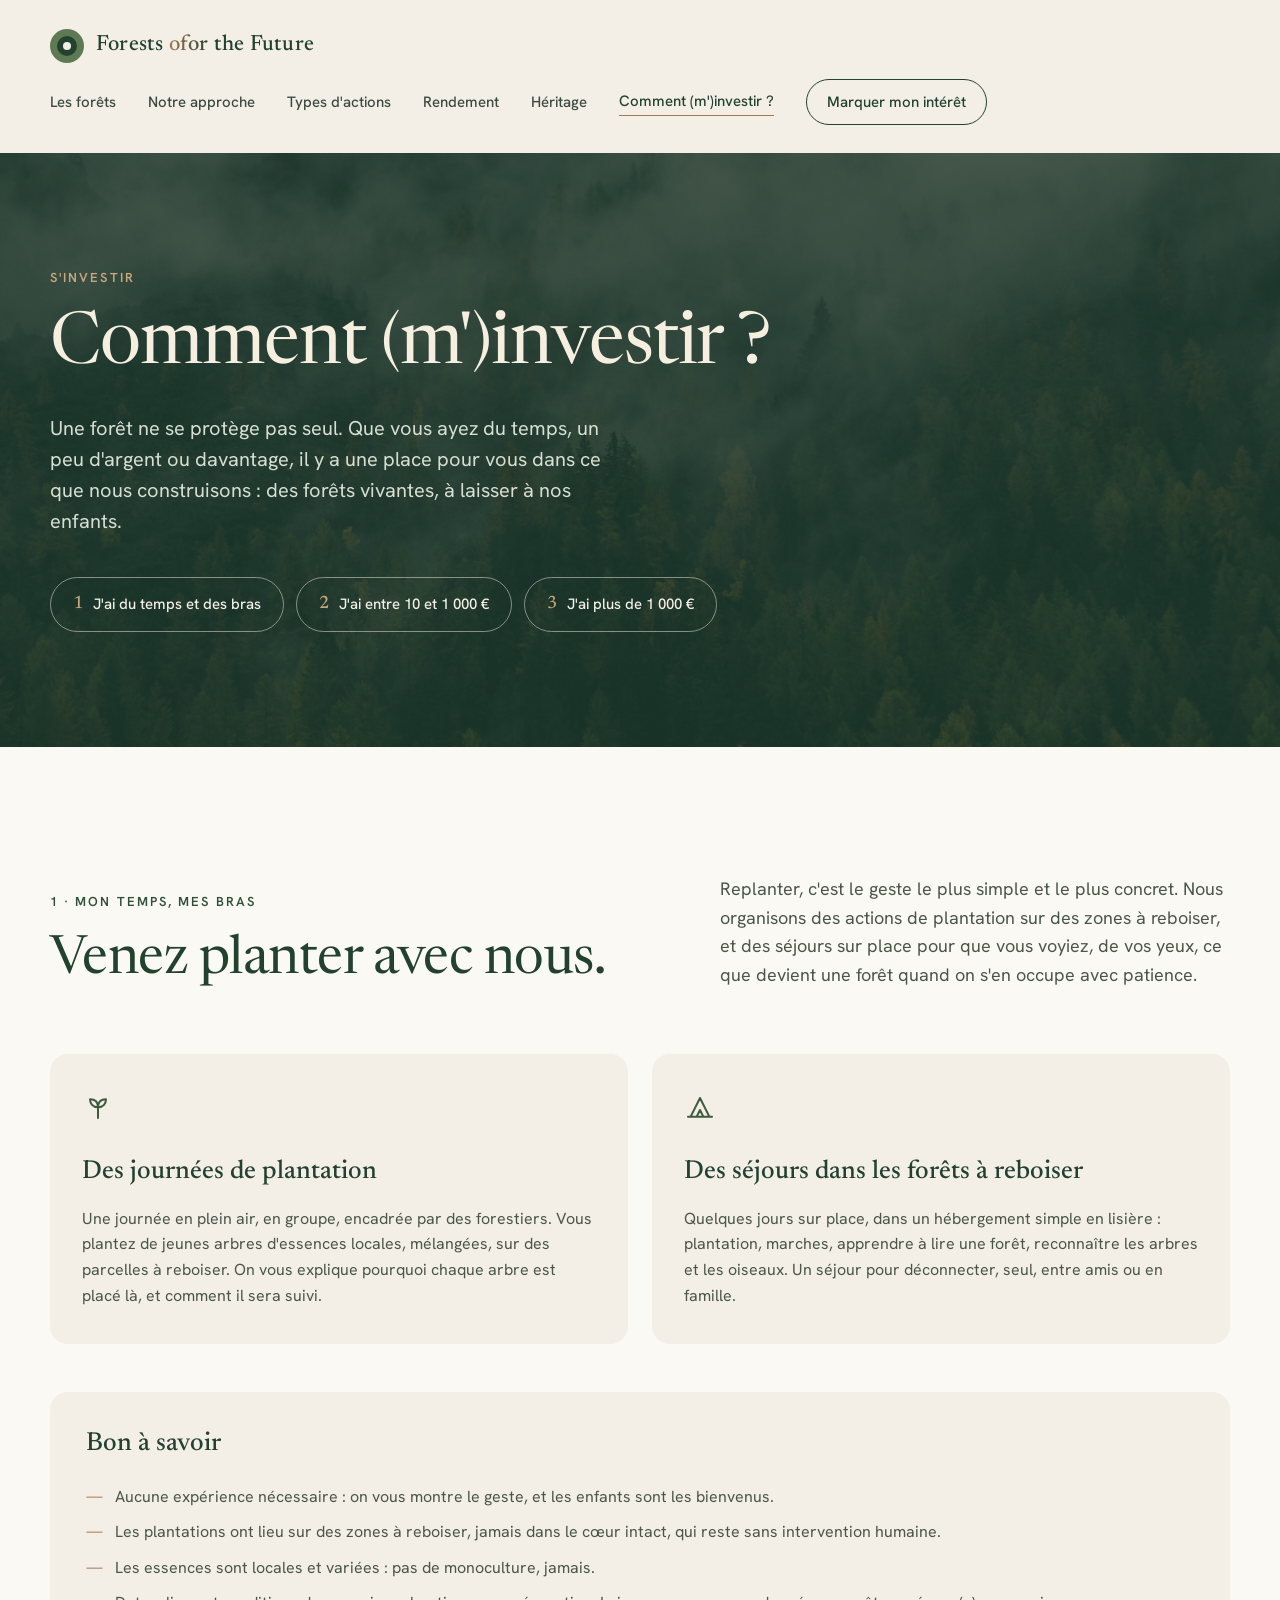
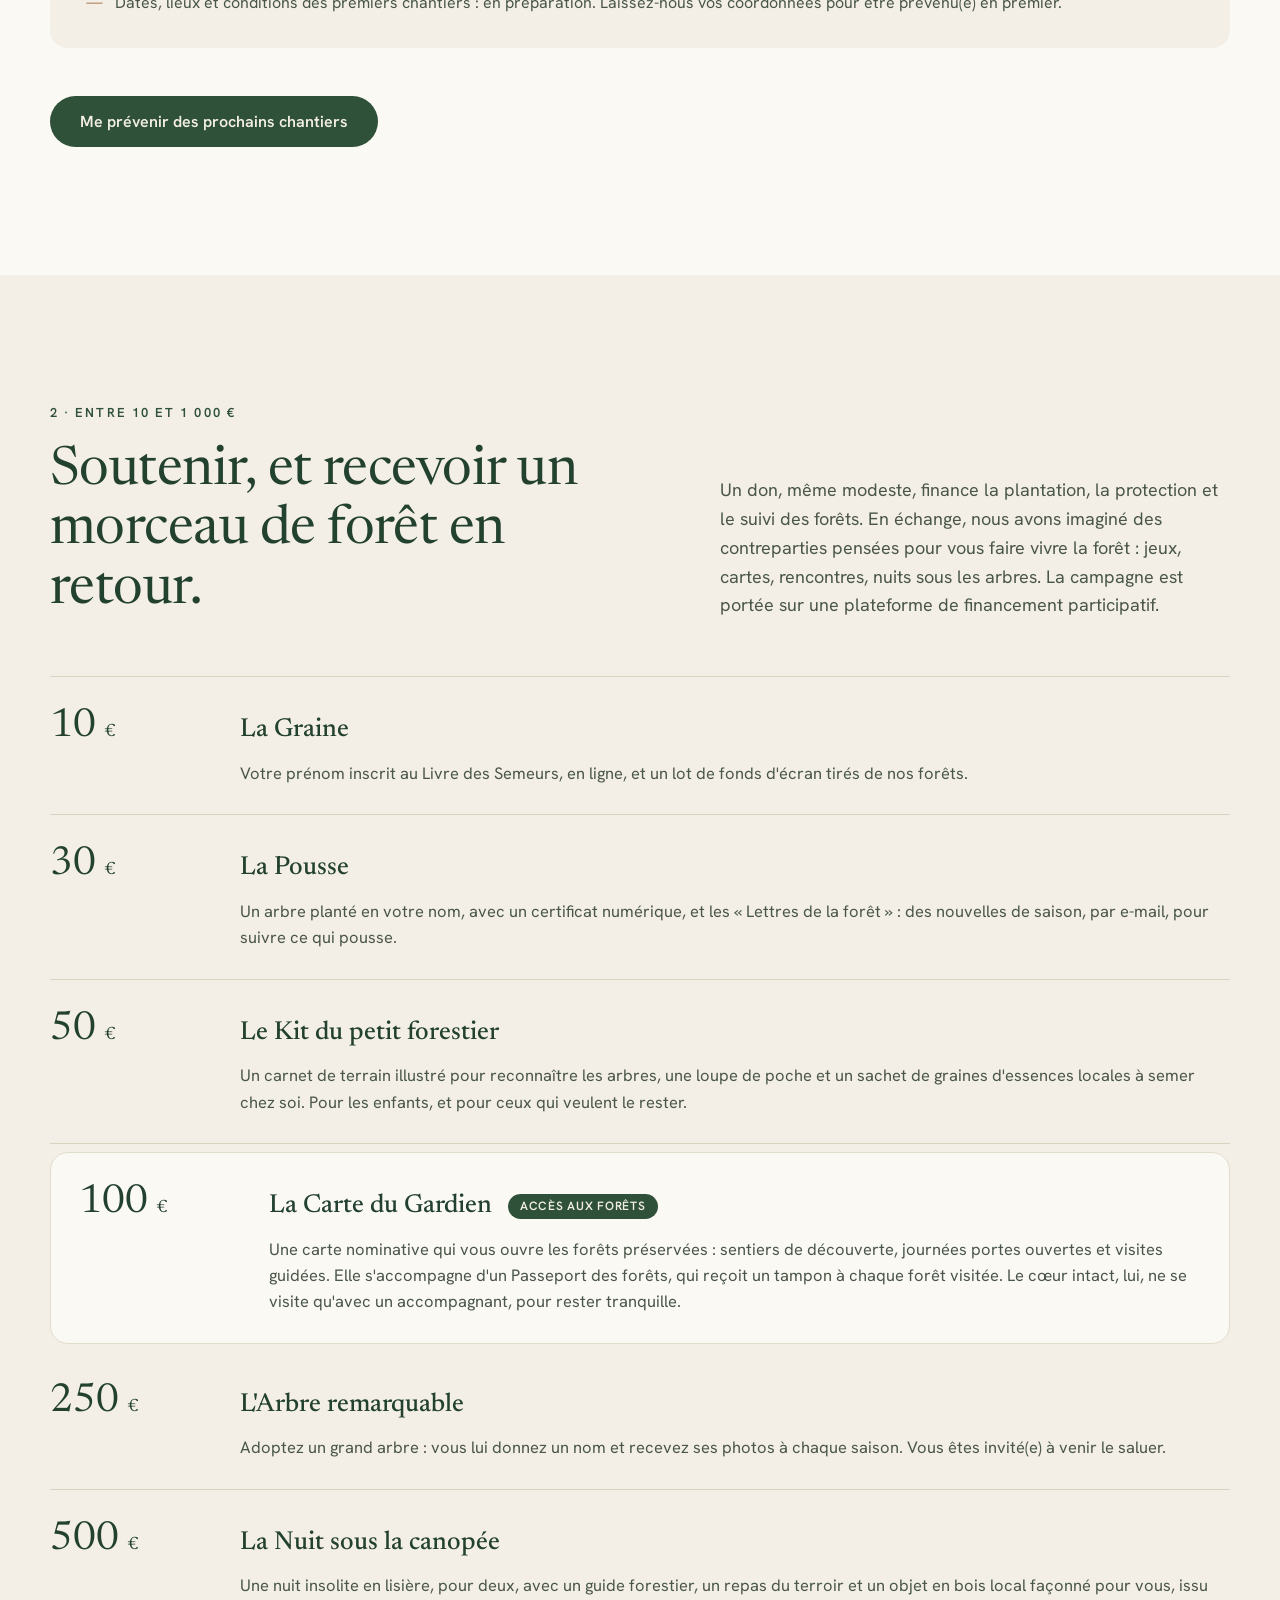
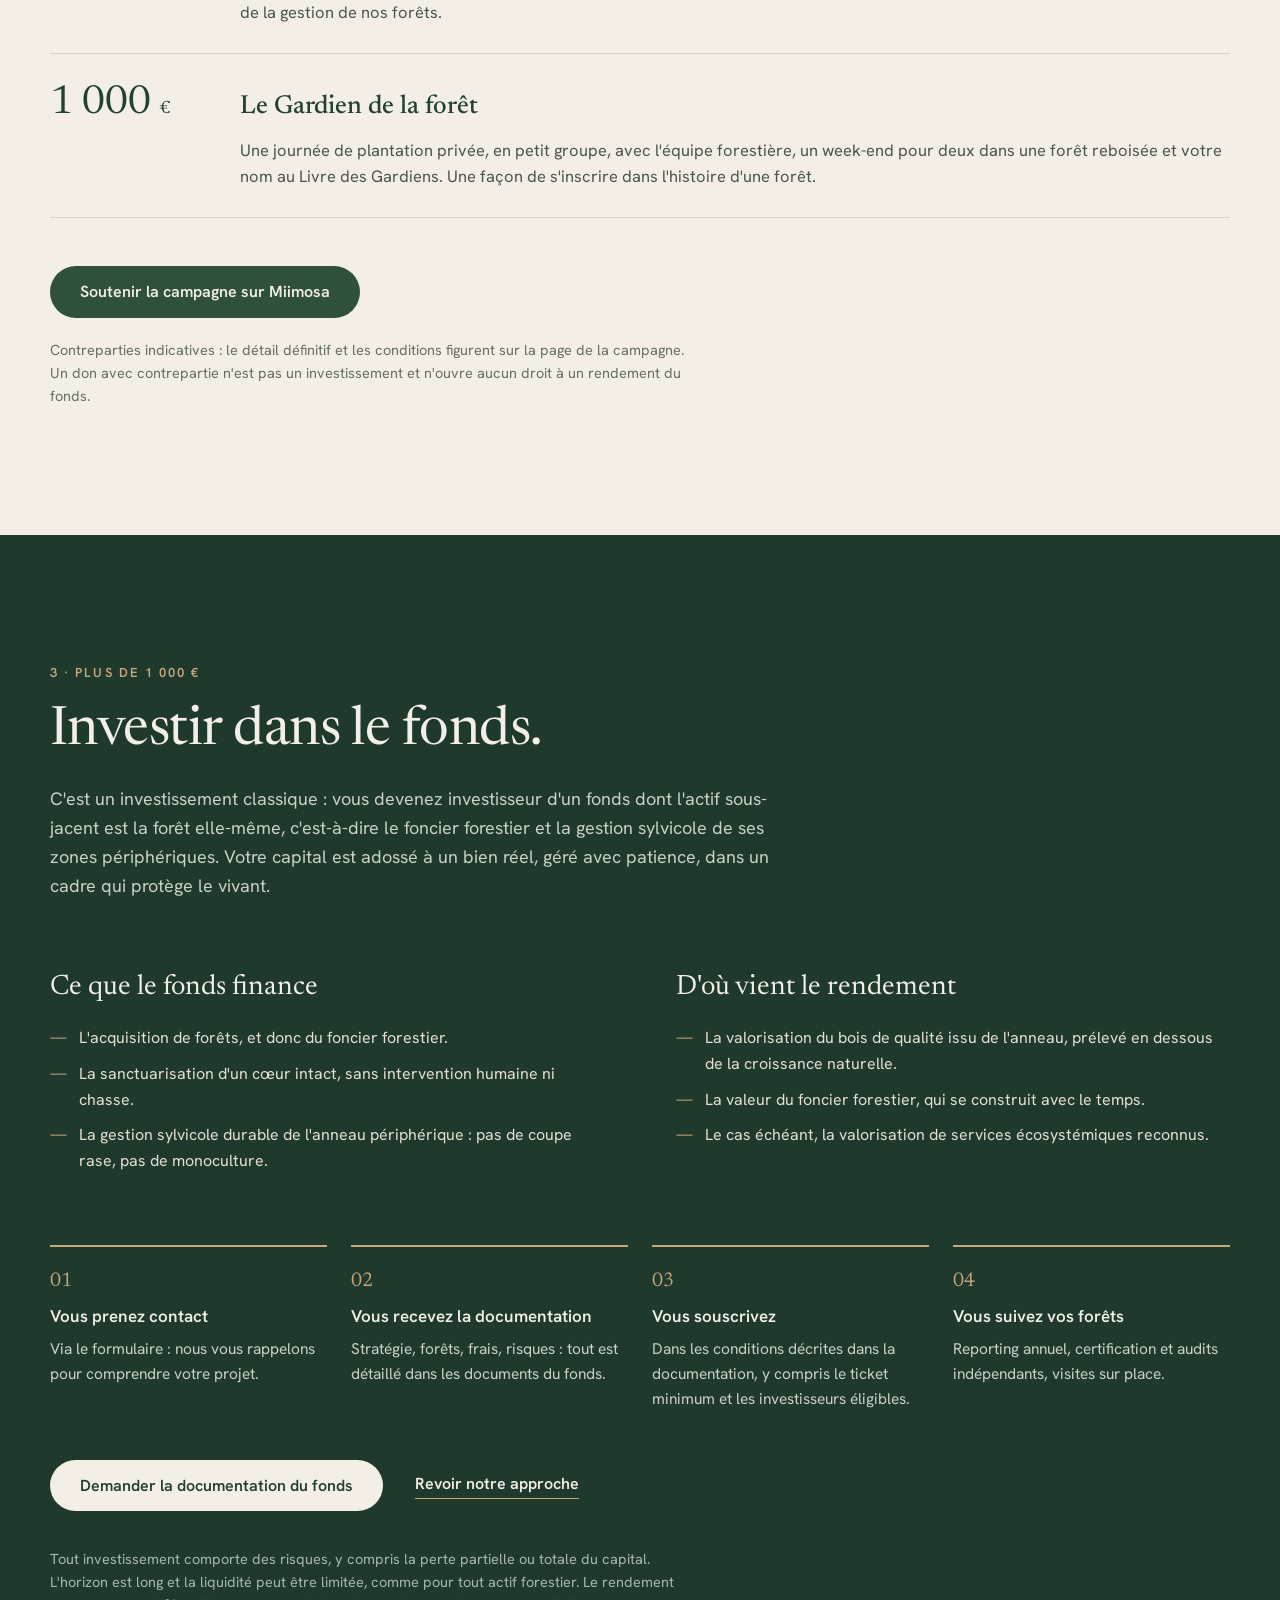
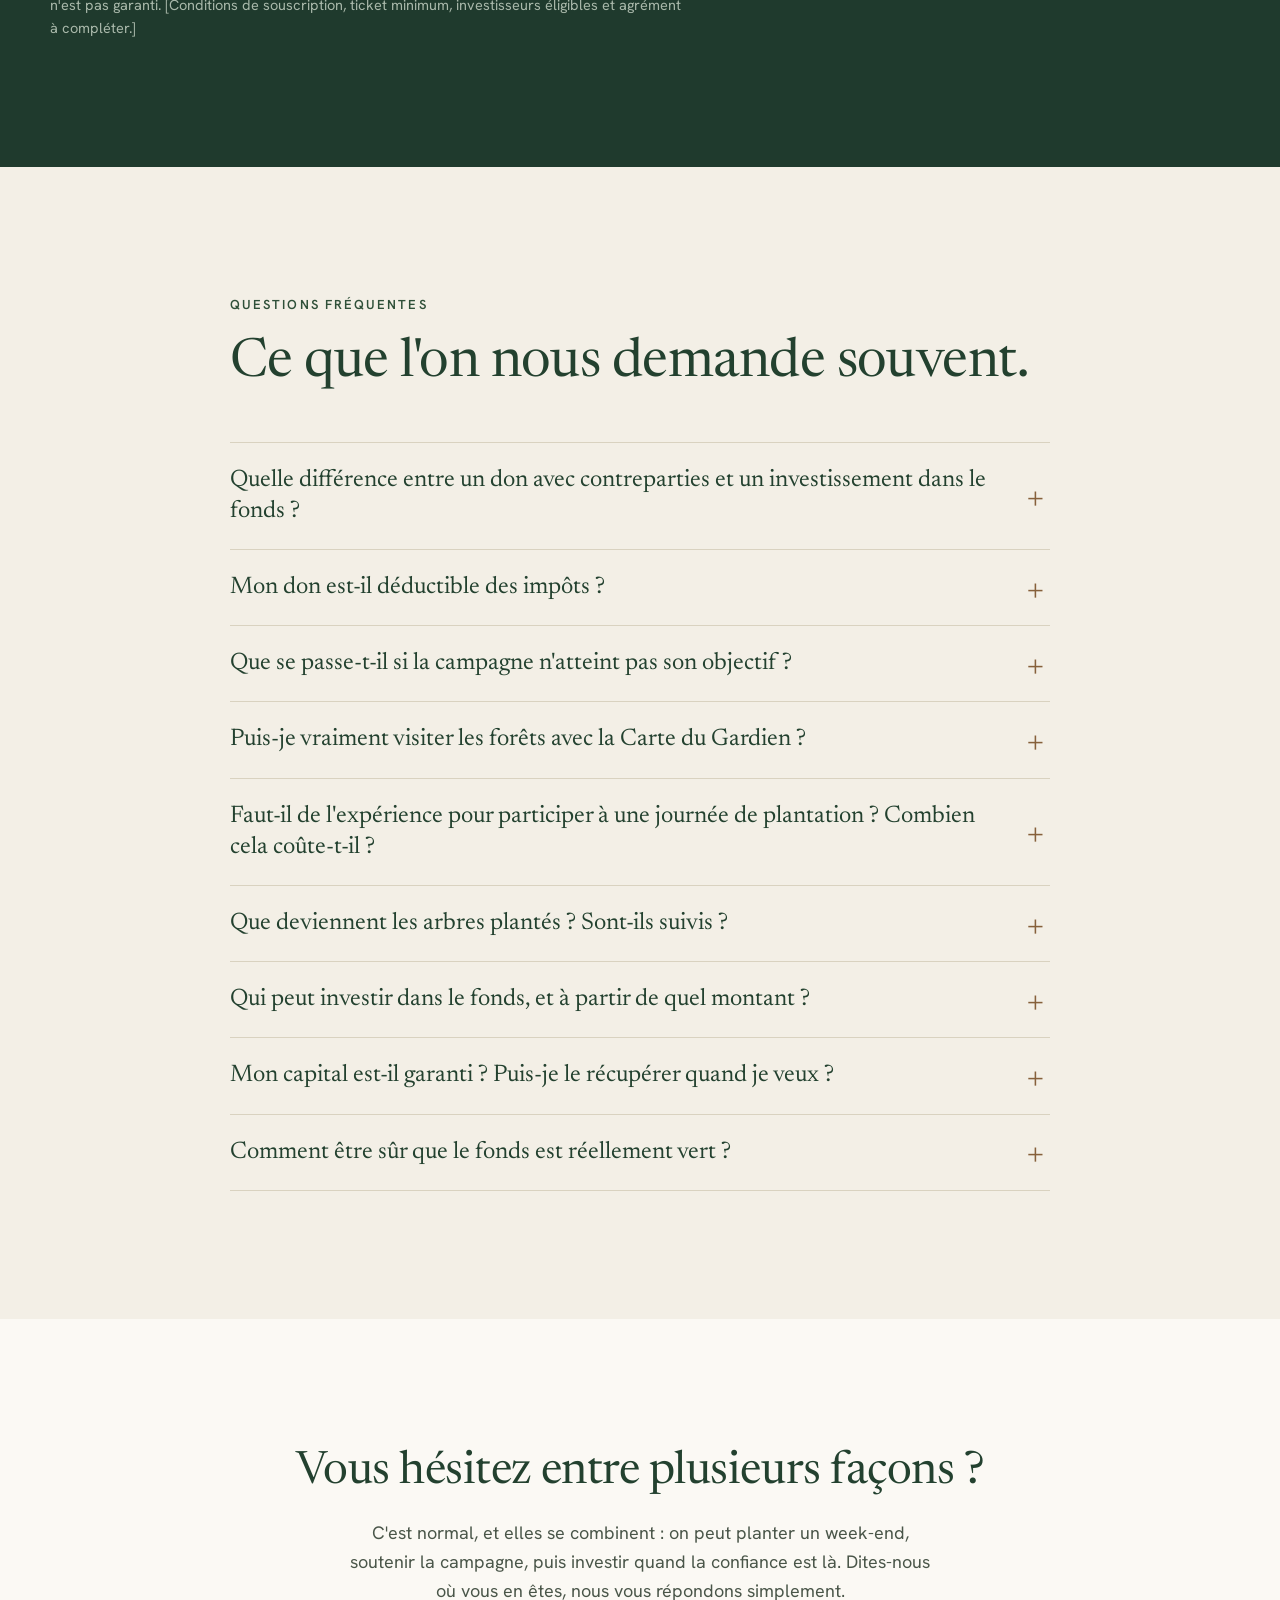
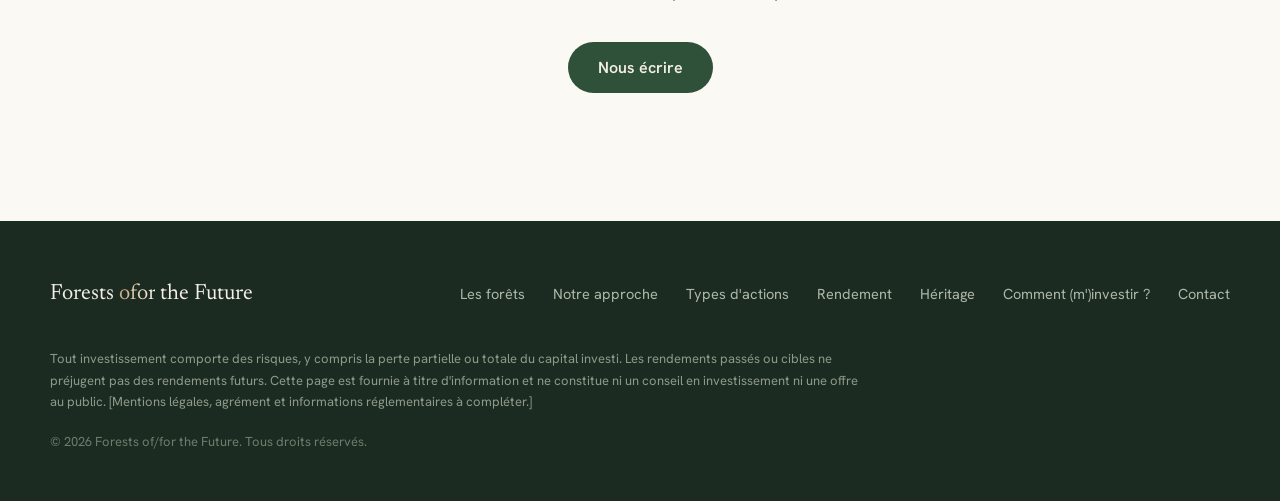
<file: investir.html>
<!doctype html>
<html lang="fr">
<head>
<meta charset="utf-8">
<meta name="viewport" content="width=device-width, initial-scale=1">
<title>Comment (m')investir ? – Forests of/for the Future</title>
<meta name="description" content="Planter des arbres, soutenir par un don avec contreparties, ou investir dans le fonds : trois façons de vous investir pour des forêts vivantes.">
<meta property="og:title" content="Comment (m')investir ? – Forests of/for the Future">
<meta property="og:description" content="Du temps et des bras, entre 10 et 1 000 €, ou plus de 1 000 € : il y a une place pour vous.">
<meta property="og:type" content="website">
<meta property="og:image" content="assets/hero-brume.jpg">
<meta name="theme-color" content="#23412F">
<link rel="icon" href="assets/favicon.svg" type="image/svg+xml">
<link rel="preconnect" href="https://fonts.googleapis.com">
<link rel="preconnect" href="https://fonts.gstatic.com" crossorigin>
<link href="https://fonts.googleapis.com/css2?family=Newsreader:ital,opsz,wght@0,6..72,300;0,6..72,400;0,6..72,500;1,6..72,300;1,6..72,400&amp;family=Hanken+Grotesk:wght@400;500;600&amp;display=swap" rel="stylesheet">
<link rel="stylesheet" href="css/styles.css">
</head>
<body>

<!-- ============ EN-TETE ============ -->
<header class="topbar">
<div class="container">
<nav class="nav" aria-label="Navigation principale">
<a class="brand" href="index.html" aria-label="Forests of/for the Future, accueil">
<span class="brand-mark" aria-hidden="true"><span><span></span></span></span>
<span class="brand-name" aria-hidden="true">Forests <span class="ofor">ofor</span> the Future</span>
</a>
<div class="nav-links">
<a href="index.html#foret">Les forêts</a>
<a href="index.html#approche">Notre approche</a>
<a href="actions.html">Types d'actions</a>
<a href="index.html#rendement">Rendement</a>
<a href="index.html#heritage">Héritage</a>
<a href="investir.html" aria-current="page" class="current">Comment (m')investir ?</a>
<a class="nav-cta" href="index.html#interet">Marquer mon intérêt</a>
</div>
</nav>
</div>
</header>

<!-- ============ BANDEAU ============ -->
<section class="pagehead">
<div class="container">
<p class="eyebrow light">S'investir</p>
<h1>Comment (m')investir ?</h1>
<p class="lead">Une forêt ne se protège pas seul. Que vous ayez du temps, un peu d'argent ou davantage, il y a une place pour vous dans ce que nous construisons : des forêts vivantes, à laisser à nos enfants.</p>
<div class="chips">
<a class="chip" href="#temps"><b>1</b>J'ai du temps et des bras</a>
<a class="chip" href="#contributions"><b>2</b>J'ai entre 10 et 1 000 €</a>
<a class="chip" href="#fonds"><b>3</b>J'ai plus de 1 000 €</a>
</div>
</div>
</section>

<main>

<!-- ============ 1. TEMPS ET BRAS ============ -->
<section class="path path-time" id="temps">
<div class="container">
<div class="split">
<div class="split-a">
<p class="eyebrow">1 · Mon temps, mes bras</p>
<h2>Venez planter avec nous.</h2>
</div>
<p class="split-b">Replanter, c'est le geste le plus simple et le plus concret. Nous organisons des actions de plantation sur des zones à reboiser, et des séjours sur place pour que vous voyiez, de vos yeux, ce que devient une forêt quand on s'en occupe avec patience.</p>
</div>

<div class="cards two">
<article class="card">
<svg width="32" height="32" viewBox="0 0 24 24" fill="none" stroke="#3F5B3E" stroke-width="1.5" stroke-linecap="round" stroke-linejoin="round" aria-hidden="true"><path d="M12 21v-8M12 13c-4 0-6-3-6-6 4 0 6 2 6 6zM12 13c4 0 6-3 6-6-4 0-6 2-6 6z"/></svg>
<h3>Des journées de plantation</h3>
<p>Une journée en plein air, en groupe, encadrée par des forestiers. Vous plantez de jeunes arbres d'essences locales, mélangées, sur des parcelles à reboiser. On vous explique pourquoi chaque arbre est placé là, et comment il sera suivi.</p>
</article>
<article class="card">
<svg width="32" height="32" viewBox="0 0 24 24" fill="none" stroke="#3F5B3E" stroke-width="1.5" stroke-linecap="round" stroke-linejoin="round" aria-hidden="true"><path d="M3 20h18M5 20l7-14 7 14M9.5 20l2.5-5 2.5 5"/></svg>
<h3>Des séjours dans les forêts à reboiser</h3>
<p>Quelques jours sur place, dans un hébergement simple en lisière : plantation, marches, apprendre à lire une forêt, reconnaître les arbres et les oiseaux. Un séjour pour déconnecter, seul, entre amis ou en famille.</p>
</article>
</div>

<div class="good-to-know">
<h3>Bon à savoir</h3>
<ul class="dash">
<li>Aucune expérience nécessaire : on vous montre le geste, et les enfants sont les bienvenus.</li>
<li>Les plantations ont lieu sur des zones à reboiser, jamais dans le cœur intact, qui reste sans intervention humaine.</li>
<li>Les essences sont locales et variées : pas de monoculture, jamais.</li>
<li>Dates, lieux et conditions des premiers chantiers : en préparation. Laissez-nous vos coordonnées pour être prévenu(e) en premier.</li>
</ul>
</div>

<div class="path-cta">
<a class="btn" href="index.html?type=benevole#interet">Me prévenir des prochains chantiers</a>
</div>
</div>
</section>

<!-- ============ 2. DE 10 A 1000 EUROS ============ -->
<section class="path path-gift" id="contributions">
<div class="container">
<div class="split">
<div class="split-a">
<p class="eyebrow">2 · Entre 10 et 1 000 €</p>
<h2>Soutenir, et recevoir un morceau de forêt en retour.</h2>
</div>
<p class="split-b">Un don, même modeste, finance la plantation, la protection et le suivi des forêts. En échange, nous avons imaginé des contreparties pensées pour vous faire vivre la forêt : jeux, cartes, rencontres, nuits sous les arbres. La campagne est portée sur une plateforme de financement participatif.</p>
</div>

<div class="tiers">

<div class="tier">
<div class="tier-amount">10 <small>€</small></div>
<div class="tier-body">
<h3>La Graine</h3>
<p>Votre prénom inscrit au Livre des Semeurs, en ligne, et un lot de fonds d'écran tirés de nos forêts.</p>
</div>
</div>

<div class="tier">
<div class="tier-amount">30 <small>€</small></div>
<div class="tier-body">
<h3>La Pousse</h3>
<p>Un arbre planté en votre nom, avec un certificat numérique, et les « Lettres de la forêt » : des nouvelles de saison, par e-mail, pour suivre ce qui pousse.</p>
</div>
</div>

<div class="tier">
<div class="tier-amount">50 <small>€</small></div>
<div class="tier-body">
<h3>Le Kit du petit forestier</h3>
<p>Un carnet de terrain illustré pour reconnaître les arbres, une loupe de poche et un sachet de graines d'essences locales à semer chez soi. Pour les enfants, et pour ceux qui veulent le rester.</p>
</div>
</div>

<div class="tier feature">
<div class="tier-amount">100 <small>€</small></div>
<div class="tier-body">
<h3>La Carte du Gardien <span class="tag">Accès aux forêts</span></h3>
<p>Une carte nominative qui vous ouvre les forêts préservées : sentiers de découverte, journées portes ouvertes et visites guidées. Elle s'accompagne d'un Passeport des forêts, qui reçoit un tampon à chaque forêt visitée. Le cœur intact, lui, ne se visite qu'avec un accompagnant, pour rester tranquille.</p>
</div>
</div>

<div class="tier">
<div class="tier-amount">250 <small>€</small></div>
<div class="tier-body">
<h3>L'Arbre remarquable</h3>
<p>Adoptez un grand arbre : vous lui donnez un nom et recevez ses photos à chaque saison. Vous êtes invité(e) à venir le saluer.</p>
</div>
</div>

<div class="tier">
<div class="tier-amount">500 <small>€</small></div>
<div class="tier-body">
<h3>La Nuit sous la canopée</h3>
<p>Une nuit insolite en lisière, pour deux, avec un guide forestier, un repas du terroir et un objet en bois local façonné pour vous, issu de la gestion de nos forêts.</p>
</div>
</div>

<div class="tier">
<div class="tier-amount">1 000 <small>€</small></div>
<div class="tier-body">
<h3>Le Gardien de la forêt</h3>
<p>Une journée de plantation privée, en petit groupe, avec l'équipe forestière, un week-end pour deux dans une forêt reboisée et votre nom au Livre des Gardiens. Une façon de s'inscrire dans l'histoire d'une forêt.</p>
</div>
</div>

</div>

<div class="path-cta">
<a class="btn" href="https://www.miimosa.com/" target="_blank" rel="noopener"><!-- TODO : remplacer par l'adresse de la campagne -->Soutenir la campagne sur Miimosa</a>
<p class="note">Contreparties indicatives : le détail définitif et les conditions figurent sur la page de la campagne. Un don avec contrepartie n'est pas un investissement et n'ouvre aucun droit à un rendement du fonds.</p>
</div>
</div>
</section>

<!-- ============ 3. PLUS DE 1000 EUROS ============ -->
<section class="path path-fund" id="fonds">
<div class="container">
<div class="fund-intro">
<p class="eyebrow light">3 · Plus de 1 000 €</p>
<h2>Investir dans le fonds.</h2>
<p>C'est un investissement classique : vous devenez investisseur d'un fonds dont l'actif sous-jacent est la forêt elle-même, c'est-à-dire le foncier forestier et la gestion sylvicole de ses zones périphériques. Votre capital est adossé à un bien réel, géré avec patience, dans un cadre qui protège le vivant.</p>
</div>

<div class="cols">
<div class="col">
<h3>Ce que le fonds finance</h3>
<ul class="dash">
<li>L'acquisition de forêts, et donc du foncier forestier.</li>
<li>La sanctuarisation d'un cœur intact, sans intervention humaine ni chasse.</li>
<li>La gestion sylvicole durable de l'anneau périphérique : pas de coupe rase, pas de monoculture.</li>
</ul>
</div>
<div class="col">
<h3>D'où vient le rendement</h3>
<ul class="dash">
<li>La valorisation du bois de qualité issu de l'anneau, prélevé en dessous de la croissance naturelle.</li>
<li>La valeur du foncier forestier, qui se construit avec le temps.</li>
<li>Le cas échéant, la valorisation de services écosystémiques reconnus.</li>
</ul>
</div>
</div>

<ol class="steps">
<li class="step"><span class="num">01</span><h4>Vous prenez contact</h4><p>Via le formulaire : nous vous rappelons pour comprendre votre projet.</p></li>
<li class="step"><span class="num">02</span><h4>Vous recevez la documentation</h4><p>Stratégie, forêts, frais, risques : tout est détaillé dans les documents du fonds.</p></li>
<li class="step"><span class="num">03</span><h4>Vous souscrivez</h4><p>Dans les conditions décrites dans la documentation, y compris le ticket minimum et les investisseurs éligibles.</p></li>
<li class="step"><span class="num">04</span><h4>Vous suivez vos forêts</h4><p>Reporting annuel, certification et audits indépendants, visites sur place.</p></li>
</ol>

<div class="path-cta">
<a class="btn btn-light" href="index.html?type=fonds#interet">Demander la documentation du fonds</a>
<a class="btn-link light" href="index.html#approche">Revoir notre approche</a>
</div>
<p class="note light">Tout investissement comporte des risques, y compris la perte partielle ou totale du capital. L'horizon est long et la liquidité peut être limitée, comme pour tout actif forestier. Le rendement n'est pas garanti. [Conditions de souscription, ticket minimum, investisseurs éligibles et agrément à compléter.]</p>
</div>
</section>

<!-- ============ FAQ ============ -->
<section class="faq" id="faq">
<div class="container narrow">
<p class="eyebrow">Questions fréquentes</p>
<h2>Ce que l'on nous demande souvent.</h2>

<div class="faq-list">

<details>
<summary>Quelle différence entre un don avec contreparties et un investissement dans le fonds ?</summary>
<p>Un don avec contreparties soutient les forêts et vous donne droit aux contreparties prévues (cartes, rencontres, séjours), mais pas à un rendement : vous ne devenez pas investisseur. Investir dans le fonds, c'est souscrire des parts d'un fonds dont l'actif est la forêt, avec un rendement visé, mais non garanti, et un risque de perte en capital.</p>
</details>

<details>
<summary>Mon don est-il déductible des impôts ?</summary>
<p>Cela dépend de votre pays, de la structure qui collecte et du type de campagne. En règle générale, un don avec contrepartie n'ouvre pas droit aux mêmes avantages fiscaux qu'un don sans contrepartie. Le traitement applicable sera précisé sur la page de la campagne ; en cas de doute, rapprochez-vous d'un conseiller fiscal.</p>
</details>

<details>
<summary>Que se passe-t-il si la campagne n'atteint pas son objectif ?</summary>
<p>Les règles dépendent de la plateforme de financement participatif et sont détaillées sur la page de la campagne : seuil à atteindre, éventuel remboursement des contributions, calendrier. Lisez-les avant de contribuer.</p>
</details>

<details>
<summary>Puis-je vraiment visiter les forêts avec la Carte du Gardien ?</summary>
<p>Oui, dans le respect des lieux : sentiers de découverte, journées portes ouvertes et visites guidées. Le cœur intact reste, lui, sans intervention humaine : on n'y entre qu'accompagné, en petit groupe, pour ne pas le troubler. Les forêts ouvertes et les dates seront annoncées au fur et à mesure.</p>
</details>

<details>
<summary>Faut-il de l'expérience pour participer à une journée de plantation ? Combien cela coûte-t-il ?</summary>
<p>Aucune expérience n'est nécessaire : un forestier vous montre le geste et les enfants sont les bienvenus. Les dates, les lieux, les éventuels tarifs et les conditions d'inscription seront communiqués dès que les premiers chantiers seront fixés. Laissez-nous vos coordonnées pour être prévenu(e) en premier.</p>
</details>

<details>
<summary>Que deviennent les arbres plantés ? Sont-ils suivis ?</summary>
<p>Oui. Les parcelles replantées sont suivies dans la durée : reprise des jeunes plants, remplacement si nécessaire, protection contre le gibier et la concurrence de la végétation. Les résultats seront publiés dans notre reporting annuel.</p>
</details>

<details>
<summary>Qui peut investir dans le fonds, et à partir de quel montant ?</summary>
<p>Ce parcours s'adresse à celles et ceux qui souhaitent investir plus de 1 000 €. Le ticket minimum et les catégories d'investisseurs éligibles dépendent de la réglementation applicable et sont précisés dans la documentation du fonds, que nous vous envoyons sur demande.</p>
</details>

<details>
<summary>Mon capital est-il garanti ? Puis-je le récupérer quand je veux ?</summary>
<p>Non. Le capital n'est pas garanti et vous pouvez en perdre une partie, voire la totalité. Une forêt est un actif de long terme : l'horizon de placement est long et la liquidité peut être limitée. Le rendement visé n'est jamais assuré. Ces points sont détaillés dans la documentation du fonds.</p>
</details>

<details>
<summary>Comment être sûr que le fonds est réellement vert ?</summary>
<p>Parce que nos engagements sont inscrits dans la structure même du fonds : une charte dans les statuts, un cœur sanctuarisé par une protection juridique durable, une gestion certifiée et auditée par des tiers indépendants, et un reporting annuel public. Voir <a href="index.html#rendement">la section Rendement</a> et <a href="actions.html">nos types d'actions</a>.</p>
</details>

</div>
</div>
</section>

<!-- ============ DOUTE ============ -->
<section class="unsure">
<div class="container narrow">
<h2>Vous hésitez entre plusieurs façons ?</h2>
<p>C'est normal, et elles se combinent : on peut planter un week-end, soutenir la campagne, puis investir quand la confiance est là. Dites-nous où vous en êtes, nous vous répondons simplement.</p>
<div class="path-cta center">
<a class="btn" href="index.html?type=info#interet">Nous écrire</a>
</div>
</div>
</section>

</main>

<!-- ============ FOOTER ============ -->
<footer class="footer">
<div class="container">
<div class="footer-top">
<a class="footer-brand" href="index.html" aria-label="Forests of/for the Future, accueil"><span aria-hidden="true">Forests <span class="ofor">ofor</span> the Future</span></a>
<nav class="footer-links" aria-label="Pied de page">
<a href="index.html#foret">Les forêts</a>
<a href="index.html#approche">Notre approche</a>
<a href="actions.html">Types d'actions</a>
<a href="index.html#rendement">Rendement</a>
<a href="index.html#heritage">Héritage</a>
<a href="investir.html">Comment (m')investir ?</a>
<a href="index.html#interet">Contact</a>
</nav>
</div>
<p class="disclaimer">Tout investissement comporte des risques, y compris la perte partielle ou totale du capital investi. Les rendements passés ou cibles ne préjugent pas des rendements futurs. Cette page est fournie à titre d'information et ne constitue ni un conseil en investissement ni une offre au public. [Mentions légales, agrément et informations réglementaires à compléter.]</p>
<p class="copy">© 2026 Forests of/for the Future. Tous droits réservés.</p>
</div>
</footer>

</body>
</html>
</file>
<file: css/styles.css>
/* Forests of/for the Future — site vitrine */

:root {
  --sand: #F3EFE6;
  --paper: #FBF9F4;
  --sand-2: #E9E3D3;
  --ink: #1C2B22;
  --forest: #23412F;
  --forest-deep: #1F3A2D;
  --moss: #3F5B3E;
  --moss-light: #5E7A55;
  --bark: #3B2F24;
  --clay: #A8794F;
  --clay-light: #C9A77C;
  --clay-dark: #86603B;
  --muted: #4A5649;
  --line: #D9D2C0;
  --accent: #2F5039;
  --serif: 'Newsreader', Georgia, serif;
  --sans: 'Hanken Grotesk', system-ui, sans-serif;
}

*, *::before, *::after { box-sizing: border-box; }
html { scroll-behavior: smooth; }
body {
  margin: 0;
  font-family: var(--sans);
  font-size: 17px;
  line-height: 1.6;
  color: var(--ink);
  background: var(--sand);
}
img { max-width: 100%; }
a { color: inherit; text-decoration: none; }
a:hover { opacity: .78; }
:focus-visible { outline: 2px solid var(--clay); outline-offset: 3px; }
h1, h2, h3, h4 { font-family: var(--serif); font-weight: 400; margin: 0; }
p { margin: 0; }
ul, dl { margin: 0; padding: 0; list-style: none; }

.container { max-width: 1180px; margin: 0 auto; }
.container.narrow { max-width: 820px; }
section { padding: clamp(72px, 10vw, 128px) 24px; }

.eyebrow {
  font-size: 13px; font-weight: 600; letter-spacing: .16em; text-transform: uppercase;
  color: var(--accent);
}
.eyebrow.light { color: var(--clay-light); }

h2 {
  margin-top: 18px;
  font-size: clamp(34px, 4.4vw, 54px);
  line-height: 1.1; letter-spacing: -.01em;
  color: var(--forest);
}

.btn {
  display: inline-block; padding: 16px 30px; border: 0; border-radius: 999px;
  background: var(--accent); color: var(--sand);
  font: 600 16px/1.2 var(--sans); cursor: pointer;
}
.btn-link {
  font-weight: 600; font-size: 16px; color: var(--forest);
  border-bottom: 1px solid var(--clay); padding-bottom: 2px;
}

/* ---------- Wordmark ---------- */
.brand { display: flex; align-items: center; gap: 12px; }
.brand-mark {
  width: 34px; height: 34px; border-radius: 50%; background: var(--moss-light);
  display: flex; align-items: center; justify-content: center;
}
.brand-mark > span {
  width: 20px; height: 20px; border-radius: 50%; background: var(--forest);
  display: flex; align-items: center; justify-content: center;
}
.brand-mark > span > span { width: 8px; height: 8px; border-radius: 50%; background: var(--sand); }
.brand-name {
  font-family: var(--serif); font-size: 22px; font-weight: 500; letter-spacing: .01em;
  color: var(--forest); white-space: nowrap;
}
/* Fondu / chevauchement « of » + « for » : le « f » est partagé */
.ofor {
  background: linear-gradient(90deg, var(--clay) 0%, var(--forest) 100%);
  -webkit-background-clip: text; background-clip: text; color: transparent;
}

/* ---------- Hero ---------- */
.hero { padding: 0 24px 96px; background: var(--sand); }
.nav {
  display: flex; flex-wrap: wrap; align-items: center; justify-content: space-between;
  gap: 16px 32px; padding: 28px 0;
}
.nav-links {
  display: flex; flex-wrap: wrap; align-items: center; gap: 12px 32px;
  font-size: 15px; font-weight: 500; color: #3C4A40;
}
.nav-cta { padding: 10px 20px; border: 1px solid var(--forest); border-radius: 999px; color: var(--forest); }

.hero-grid {
  display: flex; flex-wrap: wrap; align-items: center; gap: 56px 72px;
  padding-top: clamp(40px, 7vw, 96px);
}
.hero-text { flex: 1 1 460px; min-width: 0; }
.hero h1 {
  margin-top: 20px;
  font-size: clamp(42px, 6vw, 78px); line-height: 1.04; letter-spacing: -.015em;
  color: var(--forest);
}
.lead { margin-top: 28px; max-width: 560px; font-size: 20px; line-height: 1.55; color: var(--muted); }
.hero-actions { display: flex; flex-wrap: wrap; align-items: center; gap: 20px 32px; margin-top: 40px; }
.trust {
  display: flex; flex-wrap: wrap; gap: 14px 36px; margin-top: 56px; padding-top: 28px;
  border-top: 1px solid var(--line); font-size: 14.5px; color: var(--muted);
}
.trust li { display: flex; align-items: center; gap: 10px; }
.trust li::before { content: ""; width: 8px; height: 8px; border-radius: 50%; background: var(--clay); }

.hero-visual { flex: 1 1 340px; min-width: 0; display: flex; justify-content: center; }
.ring {
  width: 100%; max-width: 480px; aspect-ratio: 1 / 1;
  border: 1px solid var(--moss-light); border-radius: 50%; padding: 14px;
}
.ring-inner { width: 100%; height: 100%; border: 1px solid var(--clay); border-radius: 50%; padding: 10px; }
.ring-inner img { display: block; width: 100%; height: 100%; object-fit: cover; border-radius: 50%; }

/* ---------- Sections génériques ---------- */
.split { display: flex; flex-wrap: wrap; gap: 32px 80px; align-items: flex-end; }
.split-a { flex: 1 1 420px; min-width: 0; }
.split-b { flex: 1 1 340px; min-width: 0; font-size: 18px; color: var(--muted); }

.cards { display: flex; flex-wrap: wrap; gap: 24px; margin-top: 64px; }
.card { min-width: 0; padding: 32px 28px 36px; background: var(--sand); border-radius: 18px; }
.cards.four .card { flex: 1 1 240px; }
.cards.three .card { flex: 1 1 300px; padding: 36px 32px; }
.card h3 { margin-top: 22px; font-weight: 500; font-size: 26px; color: var(--forest); }
.card p { margin-top: 12px; font-size: 16px; color: var(--muted); }
.card.outline { background: var(--paper); border: 1px solid #E2DCCB; }
.card.outline h3 { margin-top: 12px; }
.roman { font-family: var(--serif); font-size: 20px; color: var(--clay); }

/* ---------- Pourquoi ---------- */
.why { background: var(--paper); }
.pull {
  margin: 72px auto 0; max-width: 820px; text-align: center;
  font-family: var(--serif); font-style: italic; font-weight: 300;
  font-size: clamp(26px, 3.2vw, 38px); line-height: 1.3; color: var(--moss);
}

/* ---------- Approche ---------- */
.approach { background: var(--forest-deep); color: #EFE9DC; }
.approach h2 { color: var(--sand); }
.approach-intro { max-width: 760px; }
.approach-intro > p:last-child { margin-top: 24px; font-size: 18px; color: #C9D2C3; }

.approach-grid { display: flex; flex-wrap: wrap; align-items: center; gap: 64px 80px; margin-top: 80px; }
.donut-wrap { flex: 1 1 360px; min-width: 0; display: flex; justify-content: center; }
.donut {
  position: relative; width: 100%; max-width: 480px; aspect-ratio: 1 / 1; border-radius: 50%;
  background: var(--moss-light); display: flex; align-items: center; justify-content: center;
}
.donut-label {
  position: absolute; top: 7%; left: 0; right: 0; text-align: center;
  font-size: 12.5px; font-weight: 600; letter-spacing: .16em; text-transform: uppercase; color: var(--sand);
}
.donut-core {
  width: 58%; aspect-ratio: 1 / 1; border-radius: 50%; background: #162A20; border: 2px solid var(--clay-light);
  display: flex; align-items: center; justify-content: center; text-align: center;
}
.donut-core-title { font-family: var(--serif); font-size: clamp(22px, 2.8vw, 30px); line-height: 1.15; color: var(--sand); }
.donut-core-sub { margin-top: 8px; font-size: 12px; letter-spacing: .12em; text-transform: uppercase; color: var(--clay-light); }

.zones { flex: 1 1 440px; min-width: 0; display: flex; flex-direction: column; gap: 48px; }
.zone-head { display: flex; align-items: baseline; gap: 16px; }
.num { font-family: var(--serif); font-size: 20px; color: var(--clay-light); }
.zone h3 { font-size: 32px; color: var(--sand); line-height: 1.2; }
.zone > p { margin-top: 14px; color: #C9D2C3; }
.dash { margin-top: 18px; display: flex; flex-direction: column; gap: 10px; font-size: 16px; color: #E5E0D2; }
.dash li { display: flex; gap: 12px; }
.dash li::before { content: "—"; color: var(--clay-light); }
.zone-sep { width: 100%; height: 1px; border: 0; margin: 0; background: rgba(239, 233, 220, .18); }

/* ---------- Rendement ---------- */
.returns { background: var(--sand); }
.keyfigures {
  display: flex; flex-wrap: wrap; gap: 32px 56px; margin-top: 56px; padding: 36px 40px;
  background: var(--sand-2); border-radius: 18px;
}
.keyfigures > div { flex: 1 1 180px; min-width: 0; }
.keyfigures dt { font-family: var(--serif); font-size: 44px; line-height: 1.1; color: var(--forest); }
.keyfigures dd { margin: 6px 0 0; font-size: 14.5px; color: var(--muted); }

.guarantees { margin-top: 96px; }
.guarantees h3 { max-width: 720px; font-size: clamp(28px, 3.4vw, 40px); line-height: 1.15; color: var(--forest); }
.guarantees .sub { margin-top: 16px; max-width: 640px; color: var(--muted); }
.g-grid { display: flex; flex-wrap: wrap; gap: 24px; margin-top: 40px; }
.g-grid > div { flex: 1 1 230px; min-width: 0; padding-top: 20px; border-top: 2px solid var(--forest); }
.g-grid h4 { font-family: var(--sans); font-size: 17px; font-weight: 600; color: var(--forest); }
.g-grid p { margin-top: 8px; font-size: 15.5px; color: var(--muted); }

/* ---------- Héritage ---------- */
.heritage {
  color: #EFE6D6; text-align: center;
  padding: clamp(80px, 11vw, 150px) 24px;
  background:
    linear-gradient(rgba(38, 28, 20, .74), rgba(38, 28, 20, .74)),
    url("../assets/heritage-sentier.jpg") 30% 60% / cover no-repeat,
    var(--bark);
}
.heritage-inner { max-width: 980px; margin: 0 auto; }
.heritage h2 {
  margin-top: 24px; font-weight: 300; color: #F6EFE0;
  font-size: clamp(34px, 5vw, 64px); line-height: 1.12;
}
.heritage-inner > p:last-child { margin: 32px auto 0; max-width: 680px; font-size: 19px; color: #D9CDB8; }

/* ---------- Formulaire ---------- */
.interest { background: var(--sand); }
.interest .container { text-align: center; }
.interest h2 { margin-top: 0; font-size: clamp(32px, 4.2vw, 52px); }
.interest-intro { margin: 22px auto 0; max-width: 600px; font-size: 18px; color: var(--muted); }

.form {
  margin-top: 48px; padding: clamp(24px, 4vw, 44px); text-align: left;
  background: var(--paper); border: 1px solid #E2DCCB; border-radius: 20px;
  display: flex; flex-direction: column; gap: 22px;
}
.row { display: flex; flex-wrap: wrap; gap: 22px; }
.row .field { flex: 1 1 240px; }
.field { display: flex; flex-direction: column; gap: 8px; min-width: 0; }
.field label { font-size: 15px; font-weight: 600; color: var(--forest); }
.opt { font-weight: 400; color: #66705F; }
.req { color: var(--clay); }
.field input, .field select, .field textarea {
  width: 100%; padding: 14px 16px; font: 400 16px/1.4 var(--sans); color: var(--ink);
  background: #fff; border: 1px solid #CFC8B4; border-radius: 12px;
}
.field textarea { resize: vertical; }
.field input:focus, .field select:focus, .field textarea:focus { border-color: var(--forest); outline: 2px solid rgba(47, 80, 57, .25); outline-offset: 0; }
.field .invalid { border-color: #9A3B2E; }

.hp { position: absolute; left: -9999px; width: 1px; height: 1px; overflow: hidden; }

.consent { display: flex; gap: 12px; align-items: flex-start; font-size: 14.5px; color: var(--muted); }
.consent input { margin-top: 4px; width: 18px; height: 18px; accent-color: var(--forest); flex: none; }
.u { text-decoration: underline; text-underline-offset: 3px; }

.form-actions { display: flex; flex-wrap: wrap; align-items: center; gap: 16px 24px; }
.btn[disabled] { opacity: .6; cursor: progress; }
.status { font-size: 15px; color: var(--muted); }
.status.ok { color: var(--moss); }
.status.err { color: #9A3B2E; }

/* ---------- Pied de page ---------- */
.footer { background: #1C2B22; color: #AEB8A8; padding: 56px 24px 48px; }
.footer-top { display: flex; flex-wrap: wrap; justify-content: space-between; align-items: baseline; gap: 24px 48px; }
.footer-brand { font-family: var(--serif); font-size: 22px; color: var(--sand); white-space: nowrap; }
.footer-brand .ofor { background: linear-gradient(90deg, var(--clay-light) 0%, var(--sand) 100%); -webkit-background-clip: text; background-clip: text; color: transparent; }
.footer-links { display: flex; flex-wrap: wrap; gap: 12px 28px; font-size: 14.5px; }
.disclaimer { margin-top: 36px; max-width: 820px; font-size: 13px; line-height: 1.65; color: #8E9A89; }
.copy { margin-top: 20px; font-size: 13px; color: #6F7C6B; }

/* ---------- Page « Comment (m')investir ? » ---------- */
.topbar { padding: 0 24px; background: var(--sand); }
.nav-links a.current { color: var(--forest); border-bottom: 1px solid var(--clay); padding-bottom: 2px; }

.pagehead {
  padding: clamp(64px, 9vw, 120px) 24px; color: #EFE9DC;
  background:
    linear-gradient(rgba(31, 58, 45, .8), rgba(31, 58, 45, .8)),
    url("../assets/hero-brume.jpg") center / cover no-repeat,
    var(--forest-deep);
}
.pagehead h1 { margin-top: 20px; font-size: clamp(40px, 6vw, 72px); line-height: 1.05; letter-spacing: -.015em; color: #F6EFE0; }
.pagehead .lead { color: #D8DFD2; }
.chips { display: flex; flex-wrap: wrap; gap: 12px; margin-top: 40px; }
.chip {
  display: inline-flex; align-items: center; gap: 10px; padding: 12px 22px;
  border: 1px solid rgba(239, 233, 220, .5); border-radius: 999px;
  font-weight: 500; font-size: 15px; color: var(--sand);
}
.chip b { font-family: var(--serif); font-weight: 500; font-size: 18px; color: var(--clay-light); }

.path-time { background: var(--paper); }
.path-gift { background: var(--sand); }
.path-fund { background: var(--forest-deep); color: #EFE9DC; }
.path-time .card { background: var(--sand); }
.cards.two .card { flex: 1 1 340px; padding: 36px 32px; }

.good-to-know { margin-top: 48px; padding: 32px 36px; background: var(--sand); border-radius: 18px; }
.good-to-know h3 { font-size: 26px; font-weight: 500; color: var(--forest); }
.good-to-know .dash { color: var(--muted); }
.good-to-know .dash li::before { color: var(--clay); }

.path-cta { display: flex; flex-wrap: wrap; align-items: center; gap: 20px 32px; margin-top: 48px; }
.path-cta.center { justify-content: center; }
.path-gift .path-cta { flex-direction: column; align-items: flex-start; }
.note { max-width: 640px; font-size: 14.5px; line-height: 1.6; color: #66705F; }
.note.light { margin-top: 36px; color: #A9B8AA; }

.tiers { margin-top: 56px; display: flex; flex-direction: column; border-top: 1px solid var(--line); }
.tier { display: flex; flex-wrap: wrap; align-items: baseline; gap: 12px 40px; padding: 28px 0; border-bottom: 1px solid var(--line); }
.tier-amount { flex: 0 0 150px; font-family: var(--serif); font-size: 40px; line-height: 1.1; color: var(--forest); }
.tier-amount small { font-size: 18px; }
.tier-body { flex: 1 1 360px; min-width: 0; }
.tier-body h3 { font-size: 26px; font-weight: 500; color: var(--forest); }
.tier-body p { margin-top: 8px; font-size: 16.5px; color: var(--muted); }
.tier.feature { margin: 8px 0; padding: 28px; background: var(--paper); border: 1px solid #E2DCCB; border-radius: 18px; }
.tag {
  display: inline-block; margin-left: 10px; padding: 2px 12px; border-radius: 999px; vertical-align: middle;
  background: var(--accent); color: var(--sand);
  font: 600 12px/1.7 var(--sans); letter-spacing: .06em; text-transform: uppercase;
}

.path-fund h2 { color: var(--sand); }
.fund-intro { max-width: 760px; }
.fund-intro > p:last-child { margin-top: 24px; font-size: 18px; color: #C9D2C3; }
.cols { display: flex; flex-wrap: wrap; gap: 40px 72px; margin-top: 64px; }
.col { flex: 1 1 320px; min-width: 0; }
.col h3 { font-size: 28px; color: var(--sand); }
.col .dash { margin-top: 16px; }
.steps { display: flex; flex-wrap: wrap; gap: 24px; margin: 72px 0 0; padding: 0; list-style: none; }
.step { flex: 1 1 210px; min-width: 0; padding-top: 18px; border-top: 2px solid var(--clay-light); }
.step h4 { margin-top: 8px; font: 600 17px/1.4 var(--sans); color: var(--sand); }
.step p { margin-top: 8px; font-size: 15.5px; color: #C9D2C3; }
.btn-light { background: var(--sand); color: var(--forest); }
.btn-link.light { color: var(--sand); border-bottom-color: var(--clay-light); }

.unsure { background: var(--paper); }
.unsure .container { text-align: center; }
.unsure h2 { margin-top: 0; font-size: clamp(30px, 4vw, 46px); }
.unsure p { margin: 22px auto 0; max-width: 600px; font-size: 18px; color: var(--muted); }
.unsure .path-cta { margin-top: 36px; }

/* ---------- FAQ ---------- */
.faq { background: var(--sand); }
.faq-list { margin-top: 48px; border-top: 1px solid var(--line); }
.faq-list details { border-bottom: 1px solid var(--line); }
.faq-list summary {
  position: relative; padding: 22px 48px 22px 0; cursor: pointer; list-style: none;
  font-family: var(--serif); font-size: clamp(20px, 2.4vw, 24px); line-height: 1.3; color: var(--forest);
}
.faq-list summary::-webkit-details-marker { display: none; }
.faq-list summary::after {
  content: "+"; position: absolute; right: 6px; top: 50%; transform: translateY(-50%);
  font: 300 30px/1 var(--sans); color: var(--clay-dark);
}
.faq-list details[open] summary::after { content: "\2212"; }
.faq-list details p { max-width: 760px; padding: 0 48px 26px 0; font-size: 16.5px; color: var(--muted); }
.faq-list details a { text-decoration: underline; text-underline-offset: 3px; }

/* ---------- Page « Types d'actions » ---------- */
.pagehead.alt {
  background:
    linear-gradient(rgba(31, 58, 45, .78), rgba(31, 58, 45, .78)),
    url("../assets/heritage-sentier.jpg") 30% 60% / cover no-repeat,
    var(--forest-deep);
}
.glance { background: var(--paper); }
.glance h2 { max-width: 760px; }
.compare { margin-top: 48px; overflow-x: auto; }
.compare table { width: 100%; min-width: 640px; border-collapse: collapse; font-size: 16px; }
.compare th, .compare td { padding: 18px 20px 18px 0; text-align: left; vertical-align: top; border-bottom: 1px solid var(--line); }
.compare thead th { font-size: 13px; font-weight: 600; letter-spacing: .14em; text-transform: uppercase; color: var(--clay-dark); border-bottom: 2px solid var(--forest); }
.compare tbody th { width: 80px; font-family: var(--serif); font-size: 26px; font-weight: 500; color: var(--forest); }
.compare td { color: var(--muted); }

.type-head { display: flex; flex-wrap: wrap; align-items: center; gap: 12px 16px; }
.type-num { font-family: var(--serif); font-size: 44px; line-height: 1; color: var(--clay-dark); }
.zone-badge {
  padding: 4px 14px; border: 1px solid var(--clay-dark); border-radius: 999px;
  font-size: 13px; font-weight: 600; letter-spacing: .08em; text-transform: uppercase; color: var(--clay-dark);
}
.type h2 { margin-top: 20px; }
.type-sand { background: var(--sand); }
.type-paper { background: var(--paper); }
.type-dark { background: var(--forest-deep); color: #EFE9DC; }
.type-dark h2 { color: var(--sand); }
.type-dark .split-b { color: #C9D2C3; }
.type-dark .type-num { color: var(--clay-light); }
.type-dark .zone-badge { border-color: var(--clay-light); color: var(--clay-light); }
.facts { display: flex; flex-wrap: wrap; gap: 32px 56px; margin-top: 56px; padding-top: 40px; border-top: 1px solid var(--line); }
.facts > div { flex: 1 1 260px; min-width: 0; }
.facts dt { font-size: 13px; font-weight: 600; letter-spacing: .14em; text-transform: uppercase; color: var(--clay-dark); }
.facts dd { margin: 10px 0 0; font-size: 17px; color: var(--muted); }
.type-dark .facts { border-top-color: rgba(239, 233, 220, .18); }
.type-dark .facts dt { color: var(--clay-light); }
.type-dark .facts dd { color: #E5E0D2; }
.type .path-cta { margin-top: 40px; }
.approach-more { margin-top: 56px; }

@media (prefers-reduced-motion: reduce) { html { scroll-behavior: auto; } }
</file>
